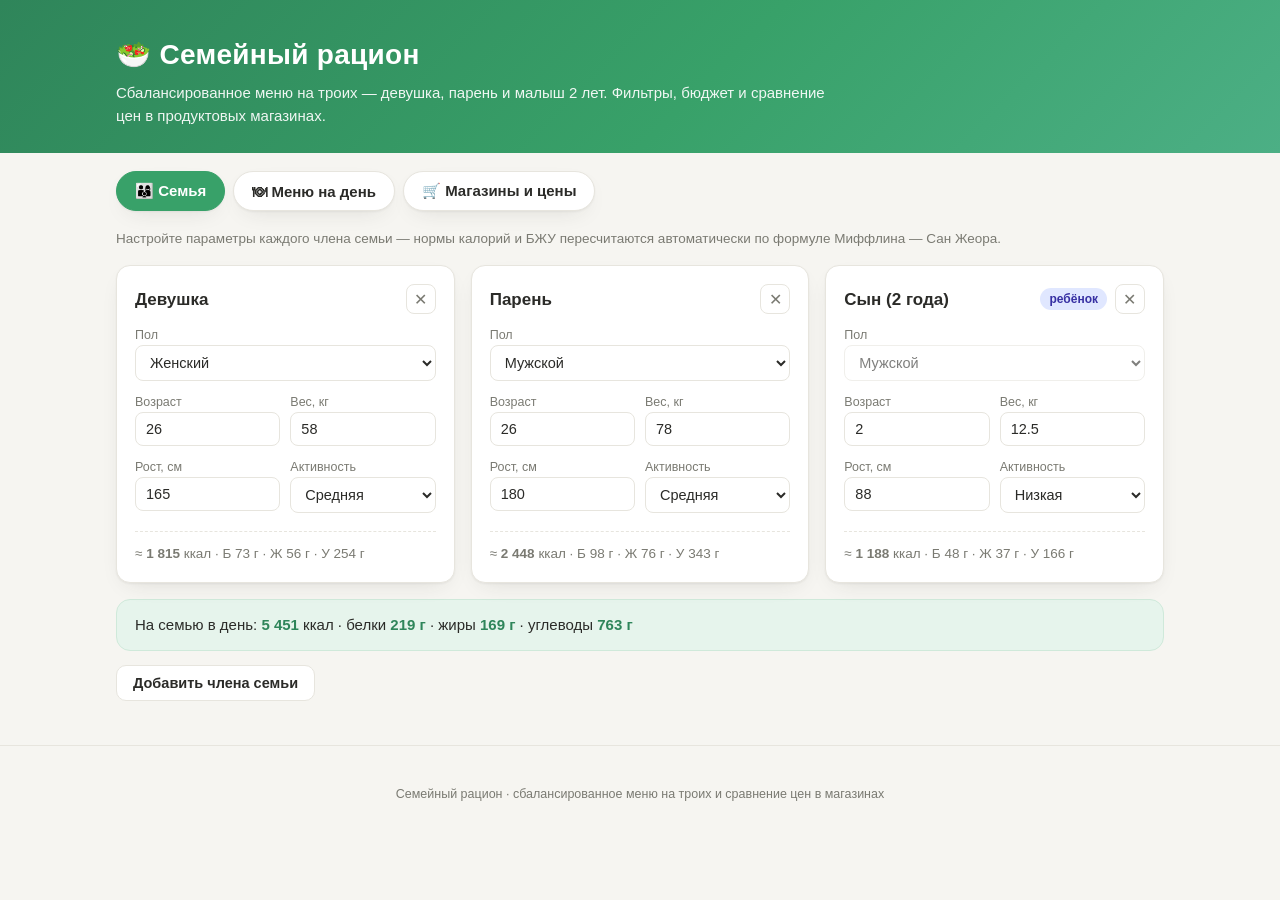
<file: index.html>
<!DOCTYPE html>
<html lang="ru">
<head>
  <meta charset="UTF-8">
  <meta name="viewport" content="width=device-width, initial-scale=1.0">
  <title>Семейный рацион — сбалансированное меню и цены в магазинах</title>
  <meta name="description" content="Составление сбалансированного рациона на семью из трёх человек: фильтры, настройки, сравнение цен и отзывов продуктовых магазинов.">
  <link rel="stylesheet" href="css/style.css">
</head>
<body>
  <header class="site-header">
    <div class="container">
      <h1>🥗 Семейный рацион</h1>
      <p class="tagline">Сбалансированное меню на троих — девушка, парень и малыш 2 лет. Фильтры, бюджет и сравнение цен в продуктовых магазинах.</p>
    </div>
  </header>

  <nav class="tabs container">
    <button class="tab-btn active" data-tab="family">👨‍👩‍👦 Семья</button>
    <button class="tab-btn" data-tab="menu">🍽 Меню на день</button>
    <button class="tab-btn" data-tab="shopping">🛒 Магазины и цены</button>
  </nav>

  <main class="container">
    <!-- СЕМЬЯ -->
    <section id="tab-family" class="tab active">
      <p class="hint">Настройте параметры каждого члена семьи — нормы калорий и БЖУ пересчитаются автоматически по формуле Миффлина — Сан Жеора.</p>
      <div id="family-cards" class="family-grid"></div>
      <div id="family-totals" class="family-totals"></div>
      <div class="family-actions">
        <button id="btn-add-person" class="btn">Добавить члена семьи</button>
      </div>
      <form id="add-person-form" class="add-person-form hidden">
        <h3>Новый член семьи</h3>
        <div class="grid2">
          <label>Кто это (роль)
            <input type="text" id="np-role" placeholder="Например: бабушка" required>
          </label>
          <label>Пол
            <select id="np-sex">
              <option value="f">Женский</option>
              <option value="m">Мужской</option>
            </select>
          </label>
        </div>
        <div class="grid3">
          <label>Возраст
            <input type="number" id="np-age" min="0" max="99" value="30">
          </label>
          <label>Вес, кг
            <input type="number" id="np-weight" min="1" max="300" step="0.5" value="65">
          </label>
          <label>Рост, см
            <input type="number" id="np-height" min="50" max="230" value="170">
          </label>
        </div>
        <div class="grid2">
          <label>Активность
            <select id="np-activity">
              <option value="1.2">Низкая</option>
              <option value="1.375" selected>Средняя</option>
              <option value="1.55">Высокая</option>
              <option value="1.725">Очень высокая</option>
            </select>
          </label>
          <label class="checkbox" style="align-self:end; padding-bottom:10px;">
            <input type="checkbox" id="np-child"> Ребёнок до 3 лет (особый расчёт)
          </label>
        </div>
        <div class="form-actions">
          <button type="submit" class="btn primary">Добавить</button>
          <button type="button" id="btn-cancel-add" class="btn">Отмена</button>
        </div>
      </form>
    </section>

    <!-- МЕНЮ -->
    <section id="tab-menu" class="tab">
      <div class="filters-panel">
        <div class="filter-block">
          <h3>Стиль питания</h3>
          <div id="filter-diet" class="radio-group"></div>
        </div>
        <div class="filter-block">
          <h3>Для ребёнка</h3>
          <div id="filter-kid"></div>
        </div>
        <div class="filter-block">
          <h3>Кухня</h3>
          <div id="filter-cuisine" class="chips"></div>
        </div>
        <div class="filter-block">
          <h3>Исключить (аллергии / непереносимость)</h3>
          <div id="filter-allergens" class="chips"></div>
        </div>
        <div class="filter-block">
          <h3>Магазины для сравнения</h3>
          <div id="filter-stores" class="chips"></div>
        </div>
        <div class="filter-block">
          <h3>Бюджет на неделю</h3>
          <div class="budget-row">
            <input type="range" id="budget-range" min="1000" max="15000" step="100">
            <span id="budget-value" class="budget-value"></span>
          </div>
        </div>
        <div class="generate-row">
          <button id="btn-generate" class="btn primary" title="Пересобрать меню по текущим фильтрам">Сгенерировать меню на день</button>
          <select id="preset-select" class="preset-select" title="Быстрый шаблон рациона">
            <option value="">Шаблон дня…</option>
            <option value="normal">Обычный день</option>
            <option value="vegetarian">Вегетарианский</option>
            <option value="vegan">Веганский</option>
            <option value="kid">Детские блюда</option>
            <option value="gf-lf">Без глютена и лактозы</option>
          </select>
        </div>
      </div>

      <div id="menu-nutrition-summary" class="summary"></div>
      <div id="menu-slots" class="menu-grid"></div>
    </section>

    <!-- МАГАЗИНЫ -->
    <section id="tab-shopping" class="tab">
      <div id="store-summary" class="store-summary"></div>
      <div id="budget-box" class="budget-box"></div>
      <div id="mixed-total" class="mixed-total"></div>
      <div class="shop-actions">
        <button id="btn-choose-cheapest" class="btn">Дешевле всего по каждому продукту</button>
        <button id="btn-copy" class="btn">Копировать список</button>
        <button id="btn-print" class="btn">Печать</button>
      </div>
      <div id="shopping-table"></div>
      <p class="hint">Цены и рейтинги — ориентировочные и редактируются в файле js/data.js. Жёлтым подсвечена минимальная цена на продукт среди выбранных магазинов. Клик по цене или названию магазина откроет каталог этого магазина с поиском продукта — там видна реальная цена вашего региона.</p>
    </section>
  </main>

  <footer>
    <div class="container">
      <p class="copyright">Семейный рацион · сбалансированное меню на троих и сравнение цен в магазинах</p>
    </div>
  </footer>

  <script src="js/data.js"></script>
  <script src="js/nutrition.js"></script>
  <script src="js/menu.js"></script>
  <script src="js/shopping.js"></script>
  <script src="js/app.js"></script>
</body>
</html>
</file>
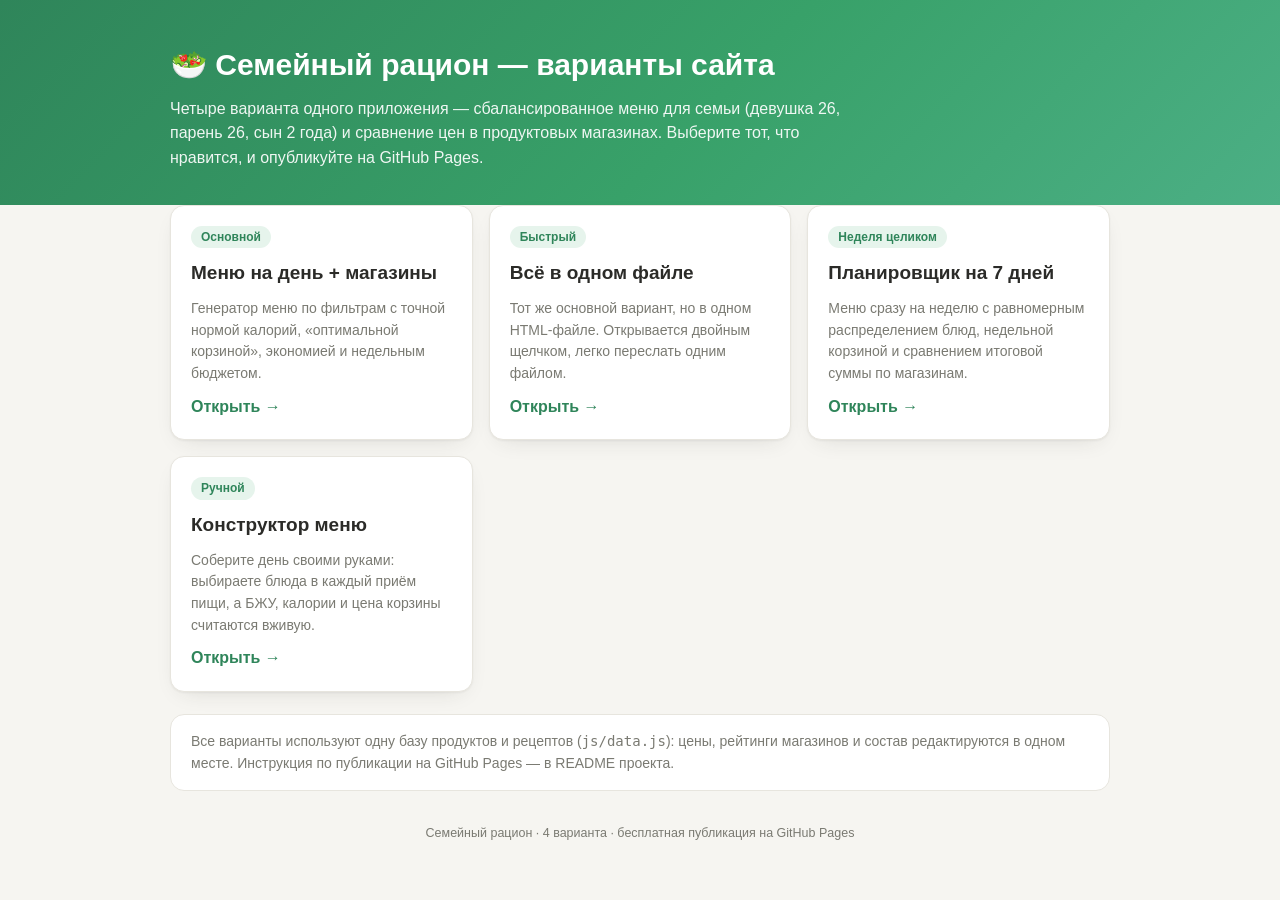
<file: variants/index.html>
<!DOCTYPE html>
<html lang="ru">
<head>
  <meta charset="UTF-8">
  <meta name="viewport" content="width=device-width, initial-scale=1.0">
  <title>Семейный рацион — варианты сайта</title>
  <style>
    * { box-sizing: border-box; }
    body { margin: 0; font-family: -apple-system, BlinkMacSystemFont, "Segoe UI", Roboto, Arial, sans-serif;
      background: #f6f5f1; color: #2b2b28; line-height: 1.55; }
    .container { max-width: 980px; margin: 0 auto; padding: 0 20px; }
    header { background: linear-gradient(135deg, #2f855a 0%, #38a169 55%, #4caf85 100%); color: #fff; padding: 42px 0 34px; }
    header h1 { margin: 0 0 8px; font-size: 30px; }
    header p { margin: 0; opacity: .92; max-width: 700px; }
    main { padding: 26px 0; }
    .grid { display: grid; grid-template-columns: repeat(auto-fit, minmax(280px, 1fr)); gap: 16px; }
    .card { background: #fff; border: 1px solid #e7e5de; border-radius: 14px; padding: 20px;
      box-shadow: 0 1px 2px rgba(43,43,40,.05), 0 8px 24px -12px rgba(43,43,40,.18);
      display: flex; flex-direction: column; gap: 10px; text-decoration: none; color: inherit; transition: .15s; }
    .card:hover { border-color: #38a169; transform: translateY(-2px); }
    .card h2 { margin: 0; font-size: 19px; }
    .card .tag { display: inline-block; font-size: 12px; font-weight: 700; background: #e6f4ec; color: #2f855a;
      border-radius: 999px; padding: 2px 10px; align-self: flex-start; }
    .card p { margin: 0; color: #7a7a72; font-size: 14px; }
    .card .go { margin-top: auto; font-weight: 700; color: #2f855a; }
    .note { margin-top: 22px; background: #fff; border: 1px solid #e7e5de; border-radius: 14px; padding: 16px 20px; font-size: 14px; color: #7a7a72; }
    footer { padding: 20px 0 36px; }
    footer p { text-align: center; color: #7a7a72; font-size: 12.5px; }
  </style>
</head>
<body>
  <header>
    <div class="container">
      <h1>🥗 Семейный рацион — варианты сайта</h1>
      <p>Четыре варианта одного приложения — сбалансированное меню для семьи (девушка 26, парень 26, сын 2 года) и сравнение цен в продуктовых магазинах. Выберите тот, что нравится, и опубликуйте на GitHub Pages.</p>
    </div>
  </header>
  <main class="container">
    <div class="grid">
      <a class="card" href="../index.html">
        <span class="tag">Основной</span>
        <h2>Меню на день + магазины</h2>
        <p>Генератор меню по фильтрам с точной нормой калорий, «оптимальной корзиной», экономией и недельным бюджетом.</p>
        <span class="go">Открыть →</span>
      </a>
      <a class="card" href="v2-single-file/index.html">
        <span class="tag">Быстрый</span>
        <h2>Всё в одном файле</h2>
        <p>Тот же основной вариант, но в одном HTML-файле. Открывается двойным щелчком, легко переслать одним файлом.</p>
        <span class="go">Открыть →</span>
      </a>
      <a class="card" href="v3-weekly/index.html">
        <span class="tag">Неделя целиком</span>
        <h2>Планировщик на 7 дней</h2>
        <p>Меню сразу на неделю с равномерным распределением блюд, недельной корзиной и сравнением итоговой суммы по магазинам.</p>
        <span class="go">Открыть →</span>
      </a>
      <a class="card" href="v4-constructor/index.html">
        <span class="tag">Ручной</span>
        <h2>Конструктор меню</h2>
        <p>Соберите день своими руками: выбираете блюда в каждый приём пищи, а БЖУ, калории и цена корзины считаются вживую.</p>
        <span class="go">Открыть →</span>
      </a>
    </div>
    <div class="note">
      Все варианты используют одну базу продуктов и рецептов (<code>js/data.js</code>): цены, рейтинги магазинов и состав редактируются в одном месте. Инструкция по публикации на GitHub Pages — в README проекта.
    </div>
  </main>
  <footer>
    <p>Семейный рацион · 4 варианта · бесплатная публикация на GitHub Pages</p>
  </footer>
</body>
</html>
</file>
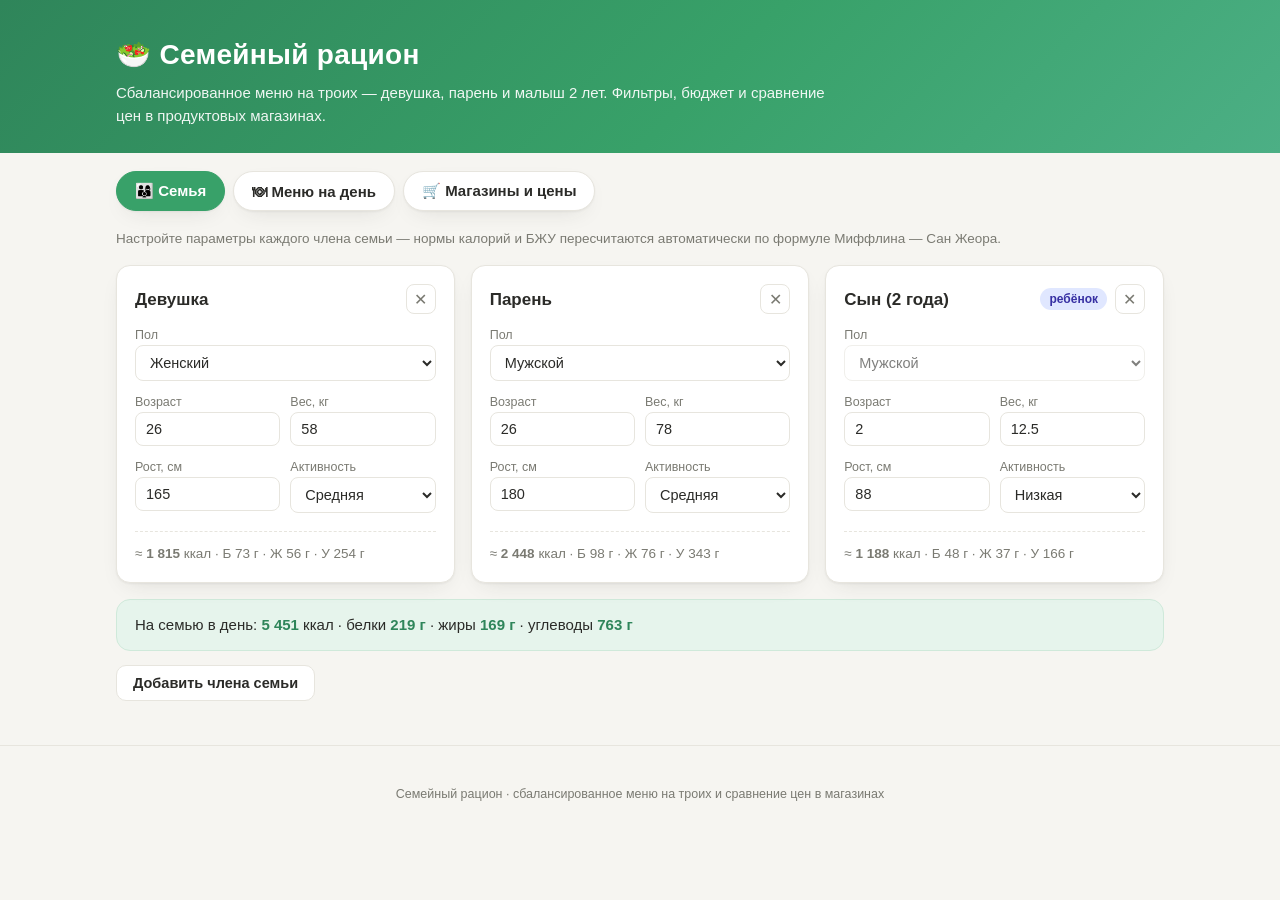
<file: variants/v2-single-file/index.html>
<!DOCTYPE html>
<html lang="ru">
<head>
  <meta charset="UTF-8">
  <meta name="viewport" content="width=device-width, initial-scale=1.0">
  <title>Семейный рацион — сбалансированное меню и цены в магазинах</title>
  <meta name="description" content="Составление сбалансированного рациона на семью из трёх человек: фильтры, настройки, сравнение цен и отзывов продуктовых магазинов.">
  <style>
/* ============================================================
   СЕМЕЙНЫЙ РАЦИОН — стили
   ============================================================ */

:root {
  --bg: #f6f5f1;
  --card: #ffffff;
  --ink: #2b2b28;
  --muted: #7a7a72;
  --line: #e7e5de;
  --accent: #38a169;
  --accent-dark: #2f855a;
  --accent-soft: #e6f4ec;
  --warn: #d97706;
  --warn-soft: #fdf1e0;
  --danger: #dc2626;
  --radius: 14px;
  --shadow: 0 1px 2px rgba(43,43,40,.05), 0 8px 24px -12px rgba(43,43,40,.18);
}

* { box-sizing: border-box; }
html { scroll-behavior: smooth; }
body {
  margin: 0;
  font-family: -apple-system, BlinkMacSystemFont, "Segoe UI", Roboto, "Helvetica Neue", Arial, sans-serif;
  background: var(--bg);
  color: var(--ink);
  line-height: 1.5;
}

.container { max-width: 1080px; margin: 0 auto; padding: 0 16px; }

/* ---------- header ---------- */
.site-header {
  background: linear-gradient(135deg, #2f855a 0%, #38a169 55%, #4caf85 100%);
  color: #fff;
  padding: 34px 0 26px;
}
.site-header h1 { margin: 0 0 6px; font-size: 28px; letter-spacing: .3px; }
.tagline { margin: 0; opacity: .92; font-size: 15px; max-width: 720px; }

/* ---------- tabs ---------- */
.tabs { display: flex; gap: 8px; margin: 18px auto; flex-wrap: wrap; }
.tab-btn {
  border: 0; cursor: pointer;
  background: var(--card);
  border: 1px solid var(--line);
  color: var(--ink);
  padding: 10px 18px; border-radius: 999px;
  font-size: 15px; font-weight: 600;
  box-shadow: var(--shadow);
  transition: .15s;
}
.tab-btn:hover { border-color: var(--accent); }
.tab-btn.active { background: var(--accent); border-color: var(--accent); color: #fff; }

.tab { display: none; animation: fade .25s ease; }
.tab.active { display: block; }
@keyframes fade { from { opacity: 0; transform: translateY(4px); } to { opacity: 1; transform: none; } }

.hint { color: var(--muted); font-size: 13.5px; margin: 8px 0 16px; }

/* ---------- family ---------- */
.family-grid { display: grid; grid-template-columns: repeat(auto-fit, minmax(280px, 1fr)); gap: 16px; }
.person-card {
  background: var(--card); border-radius: var(--radius);
  padding: 18px; box-shadow: var(--shadow); border: 1px solid var(--line);
}
.person-head { display: flex; align-items: center; justify-content: space-between; margin-bottom: 12px; }
.person-head strong { font-size: 17px; }
.badge {
  font-size: 12px; font-weight: 700; padding: 2px 9px; border-radius: 999px; white-space: nowrap;
}
.badge.kid { background: #e0e7ff; color: #3730a3; }
.badge.good { background: var(--accent-soft); color: var(--accent-dark); }
.badge.review { background: #fef3c7; color: #92610a; }
.badge.warn { background: #fee2e2; color: #b91c1c; }

.person-card label { display: block; font-size: 12.5px; color: var(--muted); margin: 8px 0 4px; }
.person-card input[type="number"],
.person-card select {
  width: 100%; padding: 8px 10px; border: 1px solid var(--line); border-radius: 8px;
  font-size: 14.5px; background: #fff; color: var(--ink);
}
.person-card select:disabled { opacity: .6; }
.grid2 { display: grid; grid-template-columns: 1fr 1fr; gap: 10px; }
.person-target { margin-top: 14px; padding-top: 12px; border-top: 1px dashed var(--line); font-size: 13.5px; color: var(--muted); }

.family-totals {
  margin-top: 16px; background: var(--accent-soft); border: 1px solid #cfe9da;
  border-radius: var(--radius); padding: 14px 18px; font-size: 15px;
}
.family-totals b { color: var(--accent-dark); }

/* ---------- filters ---------- */
.filters-panel {
  background: var(--card); border: 1px solid var(--line); border-radius: var(--radius);
  padding: 18px; box-shadow: var(--shadow); margin-bottom: 18px;
}
.filter-block { margin-bottom: 16px; }
.filter-block h3 { margin: 0 0 8px; font-size: 14px; color: var(--muted); font-weight: 600; text-transform: uppercase; letter-spacing: .4px; }

.radio-group { display: flex; flex-wrap: wrap; gap: 10px; }
.chips { display: flex; flex-wrap: wrap; gap: 8px; }
.radio, .checkbox {
  display: inline-flex; align-items: center; gap: 6px;
  font-size: 14px; cursor: pointer; user-select: none;
}
.chips input { accent-color: var(--accent); }
.radio input { accent-color: var(--accent); width: 16px; height: 16px; }

.budget-row { display: flex; align-items: center; gap: 14px; }
#budget-range { flex: 1; accent-color: var(--accent); }
.budget-value { font-weight: 700; white-space: nowrap; min-width: 70px; text-align: right; }

.btn {
  border: 1px solid var(--line); background: #fff; color: var(--ink); cursor: pointer;
  padding: 9px 16px; border-radius: 10px; font-size: 14.5px; font-weight: 600;
  transition: .15s;
}
.btn:hover { border-color: var(--accent); color: var(--accent-dark); }
.btn.primary { background: var(--accent); border-color: var(--accent); color: #fff; }
.btn.primary:hover { background: var(--accent-dark); color: #fff; }
.btn.big { width: 100%; padding: 13px; font-size: 15.5px; }

/* ---------- menu summary ---------- */
.summary {
  background: var(--card); border: 1px solid var(--line); border-radius: var(--radius);
  padding: 16px 18px; box-shadow: var(--shadow); margin-bottom: 16px;
}
.summary-grid { display: grid; grid-template-columns: repeat(auto-fit, minmax(200px, 1fr)); gap: 16px; }
.sum-item { font-size: 13.5px; color: var(--muted); }
.sum-num { font-size: 17px; font-weight: 700; color: var(--ink); margin-bottom: 6px; }
.sum-num .unit { font-size: 12.5px; color: var(--muted); font-weight: 500; }
.bar { height: 8px; border-radius: 99px; background: #ecebe4; overflow: hidden; margin-bottom: 6px; }
.bar-fill { height: 100%; border-radius: 99px; background: linear-gradient(90deg, var(--accent), #58c98f); }
.sum-cap { font-size: 12px; }
.balance-line { margin-top: 12px; font-size: 13.5px; color: var(--accent-dark); font-weight: 600; }

/* ---------- meals ---------- */
.menu-grid { display: grid; grid-template-columns: repeat(auto-fit, minmax(300px, 1fr)); gap: 14px; }
.meal-card {
  background: var(--card); border: 1px solid var(--line); border-radius: var(--radius);
  padding: 16px; box-shadow: var(--shadow); display: flex; flex-direction: column; gap: 8px;
}
.meal-head { display: flex; align-items: center; justify-content: space-between; }
.meal-head strong { font-size: 15px; color: var(--muted); text-transform: uppercase; letter-spacing: .4px; }
.icon-btn {
  border: 1px solid var(--line); background: #fff; border-radius: 8px; cursor: pointer;
  width: 30px; height: 30px; font-size: 16px; color: var(--muted); transition: .15s;
}
.icon-btn:hover { color: var(--accent-dark); border-color: var(--accent); transform: rotate(90deg); }
.meal-name { font-size: 17px; font-weight: 700; line-height: 1.3; }
.meal-meta { font-size: 13px; color: var(--muted); }
.tag { background: var(--accent-soft); color: var(--accent-dark); border-radius: 6px; padding: 1px 7px; font-size: 12px; margin-left: 4px; }
.meal-nutrients { display: flex; gap: 12px; font-size: 13px; color: var(--muted); flex-wrap: wrap; }
.meal-nutrients b { color: var(--ink); }
.meal-scale { font-size: 12px; color: var(--muted); border-top: 1px dashed var(--line); padding-top: 6px; }
.meal-empty { color: var(--danger); font-size: 14px; }

/* ---------- stores ---------- */
.store-summary { display: grid; grid-template-columns: repeat(auto-fit, minmax(150px, 1fr)); gap: 12px; margin-bottom: 14px; }
.store-card {
  background: var(--card); border: 1px solid var(--line); border-radius: var(--radius);
  padding: 14px; box-shadow: var(--shadow); text-align: center;
}
.store-name { font-weight: 700; font-size: 15px; margin-bottom: 6px; }
.store-name::before {
  content: ''; display: inline-block; width: 9px; height: 9px; border-radius: 50%;
  background: var(--sc, #999); margin-right: 6px; vertical-align: 1px;
}
.store-cost { font-size: 21px; font-weight: 800; }
.store-sub { font-size: 12.5px; color: var(--muted); margin: 4px 0 8px; }
.store-badges { display: flex; flex-direction: column; gap: 4px; align-items: center; }

.budget-box { background: var(--card); border: 1px solid var(--line); border-radius: var(--radius); padding: 13px 16px; margin-bottom: 12px; font-size: 14.5px; }
.warn-text { color: var(--danger); font-weight: 600; }
.ok-text { color: var(--accent-dark); font-weight: 600; }
.mixed-total { background: var(--accent-soft); border: 1px solid #cfe9da; border-radius: var(--radius); padding: 13px 16px; margin-bottom: 14px; font-size: 14.5px; }
.mixed-total .detail { color: var(--muted); font-size: 13px; }

.shop-actions { display: flex; gap: 10px; flex-wrap: wrap; margin: 14px 0; }

/* ---------- shopping table ---------- */
.shop-table {
  width: 100%; border-collapse: collapse; background: var(--card);
  border: 1px solid var(--line); border-radius: var(--radius); overflow: hidden;
  box-shadow: var(--shadow); font-size: 13.5px;
}
.shop-table th, .shop-table td { padding: 9px 12px; text-align: left; border-bottom: 1px solid var(--line); }
.shop-table th {
  background: #faf9f6; font-size: 12.5px; color: var(--muted); font-weight: 600;
  position: sticky; top: 0;
}
.shop-table th::before {
  content: ''; display: inline-block; width: 8px; height: 8px; border-radius: 50%;
  background: var(--sc, #999); margin-right: 5px;
}
.th-sub { display: block; font-weight: 500; font-size: 11px; color: #9a9a91; }
.shop-table tr:last-child td { border-bottom: 0; }
.cat-row td { background: #f4f3ee; font-weight: 700; font-size: 12px; text-transform: uppercase; letter-spacing: .5px; color: #6b6b63; }
.amount { white-space: nowrap; color: var(--muted); }
.min-price { background: #fffbe8; font-weight: 700; }
.na { color: #c9c9c0; }
.col-pick select {
  padding: 6px 8px; border: 1px solid var(--line); border-radius: 8px; font-size: 13px; background: #fff;
}

/* ---------- footer ---------- */
footer { margin-top: 44px; border-top: 1px solid var(--line); padding: 26px 0 40px; }
.copyright { color: var(--muted); font-size: 12.5px; text-align: center; }

/* ---------- print ---------- */
@media print {
  body { background: #fff; }
  .site-header, .tabs, .filters-panel, .shop-actions, .tab-btn { display: none; }
  .tab { display: block !important; }
  .tab:not(#tab-shopping) { display: none !important; }
  .card, .summary, .budget-box, .mixed-total, .shop-table { box-shadow: none; border-color: #ccc; }
  .shop-table th { position: static; }
}

/* ---------- small screens ---------- */
@media (max-width: 640px) {
  .family-grid, .menu-grid { grid-template-columns: 1fr; }
  .shop-table { font-size: 12.5px; }
  .shop-table th, .shop-table td { padding: 7px 8px; }
  .site-header h1 { font-size: 23px; }
}
/* ---------- add/remove family members ---------- */
.head-right { display: inline-flex; align-items: center; gap: 8px; margin-left: auto; }
.family-actions { margin-top: 14px; }
.add-person-form {
  margin-top: 14px; background: var(--card); border: 1px solid var(--line); border-radius: var(--radius);
  padding: 18px; box-shadow: var(--shadow);
}
.add-person-form h3 { margin: 0 0 12px; font-size: 16px; }
.grid3 { display: grid; grid-template-columns: repeat(3, 1fr); gap: 10px; }
.form-actions { display: flex; gap: 10px; margin-top: 14px; }
.hidden { display: none !important; }

/* ---------- generate row & presets ---------- */
.generate-row { display: flex; gap: 10px; flex-wrap: wrap; align-items: center; }
.preset-select {
  padding: 9px 12px; border: 1px solid var(--line); border-radius: 10px; font-size: 14.5px;
  background: #fff; cursor: pointer; font-weight: 600;
}

/* ---------- кнопка «Блюда ▾» с выпадающим меню (рядом с ⟳) ---------- */
.meal-head { display: flex; align-items: center; gap: 6px; }
.meal-head-actions { display: inline-flex; align-items: center; gap: 6px; margin-left: auto; }
.pick-wrap { position: relative; }
.pick-btn {
  appearance: none; -webkit-appearance: none; white-space: nowrap;
  padding: 5px 10px; border: 1px solid var(--line); border-radius: 8px;
  font-size: 12.5px; font-weight: 600; background: #fff; color: var(--muted); cursor: pointer;
  transition: .15s;
}
.pick-btn:hover, .pick-btn.open { border-color: var(--accent); color: var(--accent-dark); }
.pick-menu {
  display: none; position: absolute; right: 0; top: calc(100% + 6px); z-index: 30;
  min-width: 240px; max-width: 300px; max-height: 300px; overflow-y: auto;
  background: #fff; border: 1px solid var(--line); border-radius: 10px;
  box-shadow: 0 8px 24px rgba(0,0,0,.12); padding: 6px;
}
.pick-menu.open { display: block; }
.pick-item {
  display: block; width: 100%; text-align: left; background: none; border: 0;
  padding: 7px 10px; border-radius: 7px; cursor: pointer;
  font-size: 13.5px; color: var(--ink); line-height: 1.3;
}
.pick-item:hover { background: var(--bg); }
.pick-item.active { background: var(--bg); color: var(--accent-dark); font-weight: 600; }
.pick-empty { padding: 8px 10px; font-size: 13px; color: var(--muted); }

/* ---------- ссылки на магазины в таблице цен ---------- */
.price-link { color: inherit; text-decoration: none; }
.price-link:hover { text-decoration: underline; color: var(--accent); }
.store-card .store-name a { color: inherit; text-decoration: none; }
.store-card .store-name a:hover { text-decoration: underline; }
.shop-table th a { color: inherit; text-decoration: none; }
.shop-table th a:hover { text-decoration: underline; }

@media (max-width: 640px) {
  .grid3 { grid-template-columns: 1fr; }
}

</style>
</head>
<body>
  <header class="site-header">
    <div class="container">
      <h1>🥗 Семейный рацион</h1>
      <p class="tagline">Сбалансированное меню на троих — девушка, парень и малыш 2 лет. Фильтры, бюджет и сравнение цен в продуктовых магазинах.</p>
    </div>
  </header>

  <nav class="tabs container">
    <button class="tab-btn active" data-tab="family">👨‍👩‍👦 Семья</button>
    <button class="tab-btn" data-tab="menu">🍽 Меню на день</button>
    <button class="tab-btn" data-tab="shopping">🛒 Магазины и цены</button>
  </nav>

  <main class="container">
    <!-- СЕМЬЯ -->
    <section id="tab-family" class="tab active">
      <p class="hint">Настройте параметры каждого члена семьи — нормы калорий и БЖУ пересчитаются автоматически по формуле Миффлина — Сан Жеора.</p>
      <div id="family-cards" class="family-grid"></div>
      <div id="family-totals" class="family-totals"></div>
      <div class="family-actions">
        <button id="btn-add-person" class="btn">Добавить члена семьи</button>
      </div>
      <form id="add-person-form" class="add-person-form hidden">
        <h3>Новый член семьи</h3>
        <div class="grid2">
          <label>Кто это (роль)
            <input type="text" id="np-role" placeholder="Например: бабушка" required>
          </label>
          <label>Пол
            <select id="np-sex">
              <option value="f">Женский</option>
              <option value="m">Мужской</option>
            </select>
          </label>
        </div>
        <div class="grid3">
          <label>Возраст
            <input type="number" id="np-age" min="0" max="99" value="30">
          </label>
          <label>Вес, кг
            <input type="number" id="np-weight" min="1" max="300" step="0.5" value="65">
          </label>
          <label>Рост, см
            <input type="number" id="np-height" min="50" max="230" value="170">
          </label>
        </div>
        <div class="grid2">
          <label>Активность
            <select id="np-activity">
              <option value="1.2">Низкая</option>
              <option value="1.375" selected>Средняя</option>
              <option value="1.55">Высокая</option>
              <option value="1.725">Очень высокая</option>
            </select>
          </label>
          <label class="checkbox" style="align-self:end; padding-bottom:10px;">
            <input type="checkbox" id="np-child"> Ребёнок до 3 лет (особый расчёт)
          </label>
        </div>
        <div class="form-actions">
          <button type="submit" class="btn primary">Добавить</button>
          <button type="button" id="btn-cancel-add" class="btn">Отмена</button>
        </div>
      </form>
    </section>

    <!-- МЕНЮ -->
    <section id="tab-menu" class="tab">
      <div class="filters-panel">
        <div class="filter-block">
          <h3>Стиль питания</h3>
          <div id="filter-diet" class="radio-group"></div>
        </div>
        <div class="filter-block">
          <h3>Для ребёнка</h3>
          <div id="filter-kid"></div>
        </div>
        <div class="filter-block">
          <h3>Кухня</h3>
          <div id="filter-cuisine" class="chips"></div>
        </div>
        <div class="filter-block">
          <h3>Исключить (аллергии / непереносимость)</h3>
          <div id="filter-allergens" class="chips"></div>
        </div>
        <div class="filter-block">
          <h3>Магазины для сравнения</h3>
          <div id="filter-stores" class="chips"></div>
        </div>
        <div class="filter-block">
          <h3>Бюджет на неделю</h3>
          <div class="budget-row">
            <input type="range" id="budget-range" min="1000" max="15000" step="100">
            <span id="budget-value" class="budget-value"></span>
          </div>
        </div>
        <div class="generate-row">
          <button id="btn-generate" class="btn primary" title="Пересобрать меню по текущим фильтрам">Сгенерировать меню на день</button>
          <select id="preset-select" class="preset-select" title="Быстрый шаблон рациона">
            <option value="">Шаблон дня…</option>
            <option value="normal">Обычный день</option>
            <option value="vegetarian">Вегетарианский</option>
            <option value="vegan">Веганский</option>
            <option value="kid">Детские блюда</option>
            <option value="gf-lf">Без глютена и лактозы</option>
          </select>
        </div>
      </div>

      <div id="menu-nutrition-summary" class="summary"></div>
      <div id="menu-slots" class="menu-grid"></div>
    </section>

    <!-- МАГАЗИНЫ -->
    <section id="tab-shopping" class="tab">
      <div id="store-summary" class="store-summary"></div>
      <div id="budget-box" class="budget-box"></div>
      <div id="mixed-total" class="mixed-total"></div>
      <div class="shop-actions">
        <button id="btn-choose-cheapest" class="btn">Дешевле всего по каждому продукту</button>
        <button id="btn-copy" class="btn">Копировать список</button>
        <button id="btn-print" class="btn">Печать</button>
      </div>
      <div id="shopping-table"></div>
      <p class="hint">Цены и рейтинги — ориентировочные и редактируются в файле js/data.js. Жёлтым подсвечена минимальная цена на продукт среди выбранных магазинов. Клик по цене или названию магазина откроет каталог этого магазина с поиском продукта — там видна реальная цена вашего региона.</p>
    </section>
  </main>

  <footer>
    <div class="container">
      <p class="copyright">Семейный рацион · сбалансированное меню на троих и сравнение цен в магазинах</p>
    </div>
  </footer>

  <script>
/* ============================================================
   БАЗА ДАННЫХ
   Магазины, продукты, рецепты
   Цены и отзывы — ориентировочные, легко редактируются.
   ============================================================ */

const STORES = [
  { id: 'pyat',   name: 'Пятёрочка',     color: '#e63329', rating: 3.9, url: 'https://perekrestok.ru/vprok',
    search: 'https://perekrestok.ru/vprok/catalog/search?text={q}' },
  { id: 'magnit', name: 'Магнит',        color: '#dc1f26', rating: 3.7, url: 'https://www.magnit.ru/',
    search: 'https://www.magnit.ru/catalog/?q={q}' },
  { id: 'vv',     name: 'ВкусВилл',      color: '#00a650', rating: 4.7, url: 'https://vkusvill.ru/',
    search: 'https://vkusvill.ru/goods/?q={q}' },
  { id: 'lenta',  name: 'Лента',         color: '#005ca9', rating: 4.1, url: 'https://lenta.com/',
    search: 'https://lenta.com/search?query={q}' },
  { id: 'ozon',   name: 'Ozon',          color: '#3b82f6', rating: 4.3, url: 'https://www.ozon.ru/',
    search: 'https://www.ozon.ru/search/?text={q}' },
  { id: 'lavka',  name: 'Яндекс Лавка',  color: '#fc3f1d', rating: 4.5, url: 'https://lavka.yandex.ru/',
    search: 'https://lavka.yandex.ru/?text={q}' },
];

/* Ссылка на товар в конкретном магазине (поиск по названию продукта).
   Шаблоны поиска правятся выше в STORES — под свой регион/доставку. */
function storeSearchUrl(storeId, productName) {
  const store = STORES.find((s) => s.id === storeId);
  if (!store) return '#';
  const tpl = store.search || store.url;
  return tpl.replace('{q}', encodeURIComponent(productName));
}

/* Множитель цены по магазину для «обычных» продуктов.
   Отдельные продукты могут иметь свою цену в поле multOverride. */
const DEFAULT_PRICE_MULT = {
  pyat: 0.97, magnit: 0.98, vv: 1.25, lenta: 1.0, ozon: 0.95, lavka: 1.35,
};

const CATEGORIES = [
  'Овощи и фрукты',
  'Мясо и рыба',
  'Молочные продукты',
  'Крупы и бакалея',
  'Орехи и перекусы',
];

/* Ценовые профили магазинов по категориям:
   у каждой сети свои «сильные» категории, поэтому выгоднее покупать
   разные продукты в разных магазинах (смешанная корзина). */
const CATEGORY_PRICE_MULT = {
  'Овощи и фрукты':    { pyat: 0.87, magnit: 0.92, vv: 1.18, lenta: 1.0,  ozon: 1.08, lavka: 1.42 },
  'Мясо и рыба':       { pyat: 0.90, magnit: 0.95, vv: 1.32, lenta: 0.90, ozon: 1.02, lavka: 1.38 },
  'Молочные продукты': { pyat: 0.96, magnit: 0.90, vv: 1.08, lenta: 0.98, ozon: 1.06, lavka: 1.30 },
  'Крупы и бакалея':   { pyat: 0.98, magnit: 1.00, vv: 1.30, lenta: 1.00, ozon: 0.86, lavka: 1.25 },
  'Орехи и перекусы':  { pyat: 1.00, magnit: 1.05, vv: 1.25, lenta: 1.05, ozon: 0.88, lavka: 1.30 },
};

/* Продукты.
   id   – короткий идентификатор
   name – название
   cat  – категория
   unit – 'кг' или 'шт'
   base – базовая цена за кг (или за штуку)
   p/f/c/kcal – БЖУ на 100 г
   veg  – подходит вегетарианцам (без мяса/рыбы)
   vegan– подходит веганам
   alerg– аллергены
   notAt– магазины, где продукта нет (null если есть везде)
   mult – индивидуальная цена по магазинам (опционально)
   rate – индивидуальная оценка отзывов по магазинам (опционально)
*/
const PRODUCTS = [
  // ---------- Овощи и фрукты ----------
  { id:'potato', name:'Картофель', cat:'Овощи и фрукты', unit:'кг', base:45,  p:1.9,  f:0.1,  c:17,    kcal:77, veg:true, vegan:true },
  { id:'carrot', name:'Морковь',   cat:'Овощи и фрукты', unit:'кг', base:38,  p:0.9,  f:0.2,  c:9.6,   kcal:41, veg:true, vegan:true },
  { id:'onion',  name:'Лук репчатый', cat:'Овощи и фрукты', unit:'кг', base:32, p:1.1, f:0.2, c:8.5,  kcal:40, veg:true, vegan:true },
  { id:'tomato', name:'Помидоры',  cat:'Овощи и фрукты', unit:'кг', base:120, p:0.9, f:0.2, c:4.0,   kcal:20, veg:true, vegan:true },
  { id:'cucum',  name:'Огурцы',    cat:'Овощи и фрукты', unit:'кг', base:95,  p:0.8, f:0.1, c:2.8,   kcal:15, veg:true, vegan:true },
  { id:'cabbage',name:'Капуста белокочанная', cat:'Овощи и фрукты', unit:'кг', base:30, p:1.8, f:0.1, c:5.4, kcal:27, veg:true, vegan:true },
  { id:'broccoli',name:'Брокколи', cat:'Овощи и фрукты', unit:'кг', base:180, p:2.8, f:0.4, c:6.6,  kcal:34, veg:true, vegan:true, mult:{pyat:null,magnit:null} },
  { id:'beet',   name:'Свёкла',    cat:'Овощи и фрукты', unit:'кг', base:42,  p:1.6, f:0.2, c:9.6,   kcal:43, veg:true, vegan:true },
  { id:'pepper', name:'Болгарский перец', cat:'Овощи и фрукты', unit:'кг', base:140, p:1.0, f:0.3, c:6.3, kcal:26, veg:true, vegan:true },
  { id:'zucchini',name:'Кабачок',  cat:'Овощи и фрукты', unit:'кг', base:70,  p:0.6, f:0.3, c:5.7,   kcal:24, veg:true, vegan:true },
  { id:'eggplant',name:'Баклажан', cat:'Овощи и фрукты', unit:'кг', base:110, p:1.0, f:0.1, c:4.5,   kcal:24, veg:true, vegan:true },
  { id:'pumpkin',name:'Тыква',     cat:'Овощи и фрукты', unit:'кг', base:60,  p:1.0, f:0.1, c:4.4,   kcal:22, veg:true, vegan:true },
  { id:'garlic', name:'Чеснок',    cat:'Овощи и фрукты', unit:'кг', base:160, p:6.4, f:0.5, c:33.1,  kcal:149, veg:true, vegan:true },
  { id:'greens', name:'Зелень (укроп/петрушка)', cat:'Овощи и фрукты', unit:'кг', base:250, p:3.0, f:0.6, c:7.0, kcal:36, veg:true, vegan:true },
  { id:'apple',  name:'Яблоки',    cat:'Овощи и фрукты', unit:'кг', base:85,  p:0.3, f:0.2, c:11.8,  kcal:52, veg:true, vegan:true },
  { id:'banana', name:'Бананы',    cat:'Овощи и фрукты', unit:'кг', base:90,  p:1.1, f:0.3, c:22.8,  kcal:89, veg:true, vegan:true },
  { id:'orange', name:'Апельсины', cat:'Овощи и фрукты', unit:'кг', base:100, p:0.9, f:0.1, c:11.8,  kcal:47, veg:true, vegan:true },
  { id:'pear',   name:'Груши',     cat:'Овощи и фрукты', unit:'кг', base:110, p:0.3, f:0.2, c:12.7,  kcal:52, veg:true, vegan:true },
  { id:'spinach',name:'Шпинат/листовой салат', cat:'Овощи и фрукты', unit:'кг', base:300, p:2.9, f:0.4, c:3.6, kcal:23, veg:true, vegan:true, mult:{pyat:null,magnit:null,ozon:null} },
  { id:'avocado',name:'Авокадо',   cat:'Овощи и фрукты', unit:'кг', base:320, p:2.0, f:15.0, c:9.0,  kcal:160, veg:true, vegan:true, notAt:['pyat','magnit'] },

  // ---------- Мясо и рыба ----------
  { id:'chicken',name:'Куриное филе', cat:'Мясо и рыба', unit:'кг', base:280, p:23, f:1.2, c:0,   kcal:110, notAt:[] },
  { id:'thighs', name:'Куриные бёдра', cat:'Мясо и рыба', unit:'кг', base:220, p:18, f:13, c:0,   kcal:190, notAt:[] },
  { id:'mince',  name:'Говяжий фарш', cat:'Мясо и рыба', unit:'кг', base:420, p:18, f:20, c:0,   kcal:254, notAt:[] },
  { id:'beef',   name:'Говядина',   cat:'Мясо и рыба', unit:'кг', base:520, p:19.7, f:12.4, c:0, kcal:187, notAt:[] },
  { id:'egg',    name:'Яйца',       cat:'Мясо и рыба', unit:'шт', base:9,   p:12.6, f:10.6, c:1.2, kcal:155, veg:true, alerg:['яйца'] },
  { id:'salmon', name:'Лосось (филе)', cat:'Мясо и рыба', unit:'кг', base:950, p:19.8, f:6.3, c:0, kcal:142, alerg:['рыба'], notAt:['pyat','magnit'] },
  { id:'cod',    name:'Треска',     cat:'Мясо и рыба', unit:'кг', base:450, p:17.7, f:0.5, c:0,   kcal:82, alerg:['рыба'], notAt:['pyat'] },
  { id:'shrimp', name:'Креветки',   cat:'Мясо и рыба', unit:'кг', base:900, p:18, f:0.8, c:0,     kcal:85, alerg:['морепродукты'], mult:{pyat:null,magnit:null} },

  // ---------- Молочные продукты ----------
  { id:'milk',   name:'Молоко 2,5%', cat:'Молочные продукты', unit:'кг', base:75, p:3.0, f:2.5, c:4.7, kcal:52, veg:true, alerg:['лактоза','молочное'] },
  { id:'milkLF', name:'Молоко безлактозное', cat:'Молочные продукты', unit:'кг', base:120, p:3.0, f:1.5, c:4.9, kcal:47, veg:true, notAt:['pyat','magnit','lenta'] },
  { id:'tvorog', name:'Творог 5%',  cat:'Молочные продукты', unit:'кг', base:260, p:17.2, f:5.0, c:1.8, kcal:121, veg:true, alerg:['лактоза','молочное'] },
  { id:'yogurt', name:'Йогурт натуральный', cat:'Молочные продукты', unit:'кг', base:150, p:3.2, f:2.5, c:4.5, kcal:60, veg:true, alerg:['лактоза','молочное'] },
  { id:'kefir',  name:'Кефир 2,5%', cat:'Молочные продукты', unit:'кг', base:75, p:3.0, f:2.5, c:4.0, kcal:53, veg:true, alerg:['лактоза','молочное'] },
  { id:'smetana',name:'Сметана 15%', cat:'Молочные продукты', unit:'кг', base:130, p:2.6, f:15.0, c:3.6, kcal:162, veg:true, alerg:['лактоза','молочное'] },
  { id:'cream',  name:'Сливки 10%', cat:'Молочные продукты', unit:'кг', base:140, p:3.0, f:10.0, c:4.0, kcal:118, veg:true, alerg:['лактоза','молочное'] },
  { id:'cheese', name:'Сыр Российский', cat:'Молочные продукты', unit:'кг', base:520, p:24.1, f:29.5, c:0.3, kcal:364, veg:true, alerg:['лактоза','молочное'] },
  { id:'butter', name:'Масло сливочное', cat:'Молочные продукты', unit:'кг', base:620, p:0.5, f:82.5, c:0.8, kcal:748, veg:true, alerg:['лактоза','молочное'] },

  // ---------- Крупы и бакалея ----------
  { id:'rice',   name:'Рис',        cat:'Крупы и бакалея', unit:'кг', base:95, p:6.7, f:0.7, c:78.9, kcal:344, veg:true, vegan:true },
  { id:'buckwheat',name:'Гречка',   cat:'Крупы и бакалея', unit:'кг', base:100, p:12.6, f:3.3, c:62.1, kcal:313, veg:true, vegan:true },
  { id:'oats',   name:'Овсяные хлопья', cat:'Крупы и бакалея', unit:'кг', base:110, p:12.3, f:6.1, c:59.5, kcal:342, veg:true, vegan:true, alerg:['глютен'] },
  { id:'pasta',  name:'Макароны',   cat:'Крупы и бакалея', unit:'кг', base:90, p:10.4, f:1.1, c:71.5, kcal:350, veg:true, vegan:true, alerg:['глютен'] },
  { id:'flour',  name:'Мука пшеничная', cat:'Крупы и бакалея', unit:'кг', base:70, p:10.8, f:1.1, c:69.9, kcal:331, veg:true, vegan:true, alerg:['глютен'] },
  { id:'bread',  name:'Хлеб',       cat:'Крупы и бакалея', unit:'кг', base:70, p:6.8, f:1.3, c:40.7, kcal:201, veg:true, vegan:true, alerg:['глютен'] },
  { id:'lentil', name:'Чечевица',   cat:'Крупы и бакалея', unit:'кг', base:120, p:24, f:1.5, c:46.3, kcal:295, veg:true, vegan:true, notAt:['pyat','magnit'] },
  { id:'beans',  name:'Фасоль красная', cat:'Крупы и бакалея', unit:'кг', base:130, p:21, f:1.1, c:64, kcal:337, veg:true, vegan:true },
  { id:'chickpea',name:'Нут',        cat:'Крупы и бакалея', unit:'кг', base:140, p:19, f:6, c:61,   kcal:364, veg:true, vegan:true, mult:{pyat:null} },
  { id:'sugar',  name:'Сахар',      cat:'Крупы и бакалея', unit:'кг', base:65, p:0, f:0, c:99.9,   kcal:387, veg:true, vegan:true },
  { id:'salt',   name:'Соль',       cat:'Крупы и бакалея', unit:'кг', base:30, p:0, f:0, c:0,      kcal:0, veg:true, vegan:true },
  { id:'oil',    name:'Масло подсолнечное', cat:'Крупы и бакалея', unit:'кг', base:140, p:0, f:99.9, c:0, kcal:899, veg:true, vegan:true },
  { id:'olive',  name:'Масло оливковое', cat:'Крупы и бакалея', unit:'кг', base:600, p:0, f:99.8, c:0, kcal:898, veg:true, vegan:true, mult:{pyat:null,magnit:null} },
  { id:'tom_paste',name:'Томатная паста', cat:'Крупы и бакалея', unit:'кг', base:180, p:4.4, f:0.5, c:14.1, kcal:82, veg:true, vegan:true },
  { id:'honey',  name:'Мёд',        cat:'Крупы и бакалея', unit:'кг', base:450, p:0.3, f:0, c:82.4,  kcal:304, veg:true, vegan:true },

  // ---------- Орехи и перекусы ----------
  { id:'walnut', name:'Грецкие орехи', cat:'Орехи и перекусы', unit:'кг', base:900, p:15.2, f:65.2, c:13.7, kcal:654, veg:true, vegan:true, alerg:['орехи'] },
  { id:'almond', name:'Миндаль',   cat:'Орехи и перекусы', unit:'кг', base:1100, p:21.2, f:50, c:21.6, kcal:579, veg:true, vegan:true, alerg:['орехи'], mult:{pyat:null,magnit:null} },
  { id:'darkchoc',name:'Шоколад тёмный', cat:'Орехи и перекусы', unit:'кг', base:700, p:4.9, f:31.3, c:61.5, kcal:546, veg:true, vegan:true, mult:{pyat:null} },
  { id:'apricot',name:'Курага',    cat:'Орехи и перекусы', unit:'кг', base:330, p:3.4, f:0.5, c:62.6, kcal:241, veg:true, vegan:true, notAt:['pyat','magnit'] },
];

/* Рецепты.
   meal – завтрак/обед/ужин/перекус
   cuisine – кухня
   kid  – подходит ребёнку 2 лет (щадящее, без орехов)
   ing  – { productId: граммы } на всю семью (базовый размер)
   Питательность и аллергены рецепта считаются автоматически из продуктов.
*/
const RECIPES = [
  // ================= ЗАВТРАК =================
  { id:'r1', name:'Овсяная каша с яблоком', meal:'breakfast', cuisine:'Русская', kid:true,
    ing:{ oats:150, milk:500, apple:200, sugar:20, butter:15 } },
  { id:'r2', name:'Гречка с молоком',        meal:'breakfast', cuisine:'Русская', kid:true,
    ing:{ buckwheat:180, milk:400, butter:30, sugar:20 } },
  { id:'r3', name:'Омлет с помидорами и сыром', meal:'breakfast', cuisine:'Русская',
    ing:{ egg:300, tomato:200, cheese:50, milk:100, oil:10 } },
  { id:'r4', name:'Творожная запеканка',     meal:'breakfast', cuisine:'Русская', kid:true,
    ing:{ tvorog:500, flour:30, egg:100, sugar:60, smetana:50 } },
  { id:'r5', name:'Рисовая каша с бананом',  meal:'breakfast', cuisine:'Русская', kid:true,
    ing:{ rice:150, milk:500, banana:150, butter:20 } },
  { id:'r6', name:'Йогурт с овсянкой и бананом', meal:'breakfast', cuisine:'Универсальная', kid:true,
    ing:{ yogurt:400, oats:100, banana:100, honey:20 } },
  { id:'r7', name:'Сырники со сметаной',     meal:'breakfast', cuisine:'Русская', kid:true,
    ing:{ tvorog:400, flour:60, egg:50, sugar:50, oil:20, smetana:80 } },
  { id:'r8', name:'Тосты с авокадо и яйцом', meal:'breakfast', cuisine:'Средиземноморская',
    ing:{ bread:200, avocado:200, egg:100 } },

  // ================= ОБЕД =================
  { id:'r9',  name:'Борщ со сметаной',      meal:'lunch', cuisine:'Русская',
    ing:{ cabbage:300, beet:250, potato:300, carrot:120, onion:120, beef:350, tom_paste:40, smetana:80, oil:20 } },
  { id:'r10', name:'Куриный суп с вермишелью', meal:'lunch', cuisine:'Русская', kid:true,
    ing:{ chicken:300, pasta:120, potato:300, carrot:120, onion:80 } },
  { id:'r11', name:'Гречка с курицей и овощами', meal:'lunch', cuisine:'Русская',
    ing:{ buckwheat:220, chicken:350, pepper:150, onion:100, carrot:100, oil:25 } },
  { id:'r12', name:'Куриные бёдра с рисом и овощами', meal:'lunch', cuisine:'Универсальная',
    ing:{ thighs:450, rice:200, broccoli:200, carrot:100, oil:15 } },
  { id:'r13', name:'Тушёная говядина с картофелем', meal:'lunch', cuisine:'Русская',
    ing:{ beef:400, potato:600, carrot:150, onion:120, oil:25 } },
  { id:'r14', name:'Лосось с рисом и брокколи', meal:'lunch', cuisine:'Средиземноморская',
    ing:{ salmon:350, rice:200, broccoli:200, olive:15 } },
  { id:'r15', name:'Куриный плов',           meal:'lunch', cuisine:'Азиатская',
    ing:{ rice:250, chicken:350, carrot:150, onion:150, oil:30, garlic:10 } },
  { id:'r16', name:'Чечевичный суп',         meal:'lunch', cuisine:'Русская', veg:true, kid:true,
    ing:{ lentil:250, carrot:150, onion:120, potato:300, tom_paste:40, oil:20 } },
  { id:'r17', name:'Тушёные овощи с нутом',  meal:'lunch', cuisine:'Азиатская', veg:true, kid:true,
    ing:{ chickpea:200, zucchini:300, eggplant:300, pepper:200, tom_paste:60, onion:100, oil:20 } },
  { id:'r18', name:'Паста болоньезе',        meal:'lunch', cuisine:'Итальянская',
    ing:{ pasta:300, mince:400, tom_paste:100, onion:120, garlic:10, oil:20 } },

  // ================= УЖИН =================
  { id:'r19', name:'Овощное рагу с говядиной', meal:'dinner', cuisine:'Русская',
    ing:{ beef:350, potato:400, zucchini:300, tomato:200, onion:100, carrot:100 } },
  { id:'r20', name:'Запечённая курица с картофелем', meal:'dinner', cuisine:'Русская', kid:true,
    ing:{ thighs:500, potato:500, carrot:150, oil:15, garlic:10 } },
  { id:'r21', name:'Рыбные котлеты с гречкой', meal:'dinner', cuisine:'Русская',
    ing:{ cod:400, egg:50, bread:60, onion:80, buckwheat:180, oil:15 } },
  { id:'r22', name:'Гречка с овощами',       meal:'dinner', cuisine:'Русская', veg:true, kid:true,
    ing:{ buckwheat:250, zucchini:250, pepper:150, onion:100, carrot:100, oil:25 } },
  { id:'r23', name:'Оладьи на кефире',       meal:'dinner', cuisine:'Русская', kid:true,
    ing:{ flour:250, kefir:250, egg:50, sugar:30, oil:30 } },
  { id:'r24', name:'Куриная запеканка с брокколи', meal:'dinner', cuisine:'Универсальная', kid:true,
    ing:{ chicken:400, broccoli:250, egg:50, smetana:100, cheese:50 } },
  { id:'r25', name:'Паста с овощами и сыром', meal:'dinner', cuisine:'Итальянская', veg:true,
    ing:{ pasta:300, tomato:300, cheese:100, garlic:10, olive:25 } },
  { id:'r26', name:'Треска в сметанном соусе с рисом', meal:'dinner', cuisine:'Русская',
    ing:{ cod:400, smetana:120, rice:200, onion:100, oil:15 } },
  { id:'r27', name:'Тыквенный суп-пюре',     meal:'dinner', cuisine:'Универсальная', veg:true, kid:true,
    ing:{ pumpkin:700, carrot:150, onion:100, garlic:10, cream:150, olive:25 } },
  { id:'r28', name:'Тефтели в томатном соусе с картофелем', meal:'dinner', cuisine:'Русская',
    ing:{ mince:400, rice:100, onion:100, tom_paste:80, potato:500, oil:20 } },

  // ================= ПЕРЕКУС =================
  { id:'r29', name:'Йогурт с бананом и мёдом', meal:'snack', cuisine:'Универсальная', kid:true,
    ing:{ yogurt:300, banana:150, honey:10 } },
  { id:'r30', name:'Творог с мёдом и яблоком', meal:'snack', cuisine:'Русская', kid:true,
    ing:{ tvorog:250, honey:30, apple:150 } },
  { id:'r31', name:'Бутерброд с сыром',       meal:'snack', cuisine:'Универсальная', kid:true,
    ing:{ bread:100, cheese:50, butter:20 } },
  { id:'r32', name:'Смесь орехов с курагой',  meal:'snack', cuisine:'Универсальная', veg:true,
    ing:{ walnut:30, almond:30, apricot:50 } },
  { id:'r33', name:'Фруктовая тарелка',       meal:'snack', cuisine:'Универсальная', veg:true, kid:true,
    ing:{ apple:200, banana:150, orange:200, pear:150 } },
  { id:'r34', name:'Морковные палочки с йогуртовым соусом', meal:'snack', cuisine:'Универсальная', kid:true,
    ing:{ carrot:200, yogurt:100 } },
  { id:'r35', name:'Творожный десерт с бананом', meal:'snack', cuisine:'Русская', kid:true,
    ing:{ tvorog:200, banana:150, sugar:15 } },
  { id:'r36', name:'Варёное яйцо с хлебом',   meal:'snack', cuisine:'Универсальная',
    ing:{ egg:100, bread:50 } },
  { id:'r37', name:'Банановый смузи',         meal:'snack', cuisine:'Универсальная', kid:true,
    ing:{ banana:200, milk:300, oats:50, honey:20 } },

  // ============ веганские и «больше вариантов для фильтров» ============
  { id:'r38', name:'Овсяная каша на воде с бананом', meal:'breakfast', cuisine:'Универсальная', veg:true, kid:true,
    ing:{ oats:120, banana:200, apple:150, oil:15, sugar:20 } },
  { id:'r39', name:'Рисовая каша на воде с бананом', meal:'breakfast', cuisine:'Универсальная', veg:true, kid:true,
    ing:{ rice:160, banana:150, apple:150, oil:15, sugar:15 } },
  { id:'r40', name:'Фруктовый смузи',         meal:'snack', cuisine:'Универсальная', veg:true, kid:true,
    ing:{ banana:200, apple:150, orange:200 } },
  { id:'r41', name:'Овощной суп с гречкой',   meal:'lunch', cuisine:'Русская', veg:true, kid:true,
    ing:{ buckwheat:150, potato:300, carrot:150, onion:100, tom_paste:40, oil:15 } },
  { id:'r42', name:'Запечённые овощи с рисом', meal:'dinner', cuisine:'Азиатская', veg:true, kid:true,
    ing:{ rice:200, zucchini:250, eggplant:250, pepper:200, tom_paste:60, olive:25 } },
  { id:'r43', name:'Овощное рагу со свеклой',  meal:'dinner', cuisine:'Русская', veg:true, kid:true,
    ing:{ beet:300, potato:300, carrot:150, tomato:200, onion:100, oil:20 } },
];

/* Количество порций в базовом рецепте на семью.
   Используется только для справочной информации в UI. */
const FAMILY_PORTIONS = 3;
</script>
  <script>
/* ============================================================
   РАСЧЁТ НОРМ ПИТАНИЯ
   Базовый обмен (Mifflin-St Jeor), активность, БЖУ на семью.
   ============================================================ */

const ACTIVITY_PRESETS = {
  low:    { label: 'Низкая',        mult: 1.2 },
  light:  { label: 'Средняя',       mult: 1.375 },
  moderate:{ label: 'Высокая',      mult: 1.55 },
  high:   { label: 'Очень высокая', mult: 1.725 },
};

const KID_FACTOR = 95; // ккал на кг веса для ребёнка 1-3 лет

function calcPersonTargets(person) {
  let kcal;
  if (person.isChild) {
    kcal = Math.round(person.weight * KID_FACTOR);
  } else {
    let bmr;
    if (person.sex === 'm') {
      bmr = 10 * person.weight + 6.25 * person.height - 5 * person.age + 5;
    } else {
      bmr = 10 * person.weight + 6.25 * person.height - 5 * person.age - 161;
    }
    kcal = Math.round(bmr * (person.activityMult || 1.375));
  }
  const protein = Math.round((kcal * 0.16) / 4);   // 16% ккал
  const fat     = Math.round((kcal * 0.28) / 9);   // 28% ккал
  const carb    = Math.round((kcal * 0.56) / 4);   // 56% ккал
  return { kcal, protein, fat, carb };
}

function calcFamilyTargets(family) {
  const totals = { kcal: 0, protein: 0, fat: 0, carb: 0 };
  const perPerson = {};
  family.forEach((p) => {
    const t = calcPersonTargets(p);
    perPerson[p.id] = t;
    totals.kcal += t.kcal;
    totals.protein += t.protein;
    totals.fat += t.fat;
    totals.carb += t.carb;
  });
  return { totals, perPerson };
}

/* Норма на один приём пищи (доля от суточной нормы) */
const SLOT_SHARES = {
  breakfast: 0.20,
  lunch:     0.35,
  dinner:    0.30,
  snack1:    0.08,
  snack2:    0.07,
};

const SLOT_LABELS = {
  breakfast: 'Завтрак',
  lunch:     'Обед',
  dinner:    'Ужин',
  snack1:    'Перекус 1',
  snack2:    'Перекус 2',
};

/* Питательность продукта на указанное количество граммов (или штук) */
function productNutrients(grams, prod) {
  return {
    kcal:    prod.kcal * grams / 100,
    protein: prod.p * grams / 100,
    fat:     prod.f * grams / 100,
    carb:    prod.c * grams / 100,
  };
}

const PRODUCT_BY_ID = {};
PRODUCTS.forEach((p) => { PRODUCT_BY_ID[p.id] = p; });

/* Автоподсчёт питательности рецепта из ингредиентов */
function computeRecipeNutrition(recipe) {
  let kcal = 0, protein = 0, fat = 0, carb = 0;
  const allergenSet = new Set();
  let vegetarian = true;
  let vegan = true;
  for (const [pid, grams] of Object.entries(recipe.ing)) {
    const prod = PRODUCT_BY_ID[pid];
    if (!prod) continue;
    const n = productNutrients(grams, prod);
    kcal += n.kcal; protein += n.protein; fat += n.fat; carb += n.carb;
    if (prod.alerg) prod.alerg.forEach((a) => allergenSet.add(a));
    if (!prod.veg) vegetarian = false;
    if (!prod.vegan) vegan = false;
  }
  return {
    ...recipe,
    kcal: Math.round(kcal),
    protein: Math.round(protein),
    fat: Math.round(fat),
    carb: Math.round(carb),
    ingredients: Object.keys(recipe.ing),
    vegetarian,
    vegan,
    allergens: [...allergenSet],
  };
}

const RECIPE_NUTRITION_CACHE = {};
function getRecipeNutrition(recipeId) {
  if (!RECIPE_NUTRITION_CACHE[recipeId]) {
    const recipe = RECIPES.find((r) => r.id === recipeId);
    RECIPE_NUTRITION_CACHE[recipeId] = computeRecipeNutrition(recipe);
  }
  return RECIPE_NUTRITION_CACHE[recipeId];
}

/* Граммы на этикетке «порция/семья» — для UI */
function formatPortions(recipe) {
  const totalGrams = Object.values(recipe.ing).reduce((s, g) => s + g, 0);
  return totalGrams;
}
</script>
  <script>
/* ============================================================
   ГЕНЕРАТОР МЕНЮ
   Фильтры по стилю питания, аллергенам, кухне, «детским» блюдам.
   Подбор блюд по слотам с учётом целевых калорий каждого приёма.
   ============================================================ */

const ALLERGENS_LIST = [
  { id: 'лактоза',     label: 'Лактоза / молочное' },
  { id: 'молочное',    label: 'Молочный белок' },
  { id: 'глютен',      label: 'Глютен' },
  { id: 'яйца',        label: 'Яйца' },
  { id: 'орехи',       label: 'Орехи' },
  { id: 'арахис',      label: 'Арахис' },
  { id: 'рыба',        label: 'Рыба' },
  { id: 'морепродукты',label: 'Морепродукты' },
];

const DIET_STYLES = [
  { id: 'any',        label: 'Любое' },
  { id: 'vegetarian', label: 'Вегетарианское' },
  { id: 'vegan',      label: 'Веганское' },
  { id: 'meatfree',   label: 'Без мяса (рыба можно)' },
];

const CUISINES = ['Русская', 'Итальянская', 'Азиатская', 'Средиземноморская', 'Универсальная'];

const includeAllergen = { лактоза: true, молочное: true }; // эти не выносим в «детские» исключения примитивы

function recipeMatchesFilters(recipe, filters) {
  if (filters.kidOnly && !recipe.kid) return false;
  if (filters.cuisines.length && !filters.cuisines.includes(recipe.cuisine) && recipe.cuisine !== 'Универсальная') {
    // универсальная подходит для любой выбранной кухни
    if (!filters.cuisines.includes('Универсальная')) return false;
  }
  if (filters.diet === 'vegetarian' && !recipe.vegetarian) return false;
  if (filters.diet === 'vegan' && !recipe.vegan) return false;
  if (filters.diet === 'meatfree') {
    // без мяса: не-вегетарианские рецепты разрешены только если их ингредиенты — рыба/морепродукты/яйца/молочка
  }
  for (const alerg of filters.excludeAllergens) {
    if (recipe.allergens.includes(alerg)) return false;
  }
  return true;
}

/* Итоговый список допустимых рецептов под фильтры */
function filterRecipes(filters) {
  return RECIPES
    .map((r) => getRecipeNutrition(r.id))
    .filter((r) => recipeMatchesFilters(r, filters));
}

/* Доля рецепта, реально приходящаяся на «без мяса» при diet=meatfree */
function pickCandidates(recipes, mealType, slotKcal, filters, rng) {
  let candidates = recipes.filter((r) => r.meal === mealType);
  if (filters.diet === 'meatfree') {
    candidates = candidates.filter((r) => r.vegetarian || hasNoMeat(r));
  }
  if (!candidates.length) return [];

  // предпочтительные — те, чьи ккал близки к цели слота, чтобы масштаб был разумным
  const preferred = candidates.filter((r) => {
    const ratio = r.kcal / slotKcal;
    return ratio >= 0.5 && ratio <= 1.8;
  });
  const pool = preferred.length ? preferred : candidates;

  // перемешиваем с фиксированным зерном (можно менять через rng)
  const shuffled = shuffle(pool.slice(), rng);
  return shuffled;
}

function hasNoMeat(recipe) {
  return recipe.ingredients.every((pid) => {
    const p = PRODUCT_BY_ID[pid];
    return !(!p.veg && !p.alerg?.includes('рыба') && !p.alerg?.includes('морепродукты'));
  });
}

function shuffle(arr, rng) {
  for (let i = arr.length - 1; i > 0; i--) {
    const j = Math.floor((rng ? rng() : Math.random()) * (i + 1));
    [arr[i], arr[j]] = [arr[j], arr[i]];
  }
  return arr;
}

/* Генерация меню на день.
   Возвращает { slots: [...], totals, balance }
*/
function generateMenu(filters, familyTargetKcal, rng) {
  const recipes = filterRecipes(filters);
  const usedIds = new Set();
  const slots = [];
  const totals = { kcal: 0, protein: 0, fat: 0, carb: 0 };
  let balance = 0;
  let emptySlots = 0;

  const slotDefs = ['breakfast', 'lunch', 'dinner', 'snack1', 'snack2'];

  for (const def of slotDefs) {
    const target = familyTargetKcal * SLOT_SHARES[def];
    let candidates = pickCandidates(recipes, def === 'snack1' || def === 'snack2' ? 'snack' : def, target, filters, rng);
    candidates = candidates.filter((r) => !usedIds.has(r.id));
    if (!candidates.length) {
      // если все уникальные закончились — разрешаем повтор, лишь бы не пропадал слот
      candidates = pickCandidates(recipes, def === 'snack1' || def === 'snack2' ? 'snack' : def, target, filters, rng);
    }

    if (!candidates.length) {
      emptySlots++;
      slots.push({ slot: def, recipe: null, scale: 0, kcal: 0, protein: 0, fat: 0, carb: 0 });
      continue;
    }

    const recipe = candidates[0];
    usedIds.add(recipe.id);
    const scale = target / recipe.kcal;
    const n = {
      kcal: Math.round(recipe.kcal * scale),
      protein: Math.round(recipe.protein * scale),
      fat: Math.round(recipe.fat * scale),
      carb: Math.round(recipe.carb * scale),
    };
    const slotBal = target > 0 ? Math.abs(n.kcal - target) / target : 0;
    balance += slotBal;
    totals.kcal += n.kcal;
    totals.protein += n.protein;
    totals.fat += n.fat;
    totals.carb += n.carb;
    slots.push({ slot: def, recipe, scale, kcal: n.kcal, protein: n.protein, fat: n.fat, carb: n.carb, balance: slotBal });
  }

  balance = slots.length ? balance / slots.length : 0;
  const completeness = slotDefs.length ? (slotDefs.length - emptySlots) / slotDefs.length : 0;
  return { slots, totals, balance, completeness };
}

/* Перегенерировать один слот в уже сгенерированном меню */
function regenerateSlot(menu, slotDef, filters, familyTargetKcal, rng) {
  const recipes = filterRecipes(filters);
  const keptIds = new Set(
    menu.slots.filter((s) => s.slot !== slotDef && s.recipe).map((s) => s.recipe.id)
  );
  const target = familyTargetKcal * SLOT_SHARES[slotDef];
  let candidates = pickCandidates(
    recipes,
    slotDef === 'snack1' || slotDef === 'snack2' ? 'snack' : slotDef,
    target, filters, rng
  );
  const prevId = menu.slots.find((s) => s.slot === slotDef).recipe?.id;
  candidates = candidates.filter((r) => r.id !== prevId);
  if (!candidates.length) return menu;

  const unseen = candidates.filter((r) => !keptIds.has(r.id));
  const recipe = (unseen.length ? unseen : candidates)[0];
  const scale = target / recipe.kcal;

  const newSlots = menu.slots.map((s) => {
    if (s.slot !== slotDef) return s;
    const n = {
      kcal: Math.round(recipe.kcal * scale),
      protein: Math.round(recipe.protein * scale),
      fat: Math.round(recipe.fat * scale),
      carb: Math.round(recipe.carb * scale),
    };
    return { slot: slotDef, recipe, scale, ...n, balance: Math.abs(n.kcal - target) / target };
  });

  return recomputeMenuTotals({ slots: newSlots }, familyTargetKcal);
}

function recomputeMenuTotals(menu, familyTargetKcal) {
  const totals = { kcal: 0, protein: 0, fat: 0, carb: 0 };
  let balance = 0;
  menu.slots.forEach((s) => {
    totals.kcal += s.kcal;
    totals.protein += s.protein;
    totals.fat += s.fat;
    totals.carb += s.carb;
    balance += s.balance || 0;
  });
  menu.totals = totals;
  menu.balance = menu.slots.length ? balance / menu.slots.length : 0;
  menu.completeness = menu.slots.filter((s) => s.recipe).length / menu.slots.length;
  return menu;
}
</script>
  <script>
/* ============================================================
   СПИСОК ПОКУПОК И СРАВНЕНИЕ МАГАЗИНОВ
   Стоимость корзины по каждому магазину, отзывы, бюджет,
   «смешанная корзина» — где каждый продукт покупать выгоднее.
   ============================================================ */

function storeListForProduct(prod, storeIds) {
  const out = [];
  const baseMult = prod.mult || CATEGORY_PRICE_MULT[prod.cat] || DEFAULT_PRICE_MULT;
  for (const sid of storeIds) {
    const store = STORES.find((s) => s.id === sid);
    if (!store) continue;
    const m = baseMult[sid];
    if (m === null) continue;               // в этом магазине продукта нет
    if (prod.notAt && prod.notAt.includes(sid)) continue;
    const price = Math.round(prod.base * (m !== undefined ? m : DEFAULT_PRICE_MULT[sid]));
    out.push({ storeId: sid, storeName: store.name, storeColor: store.color, price, rating: store.rating });
  }
  return out;
}

function unitInfo(prod) {
  if (prod.unit === 'шт' && prod.id === 'egg') return { factor: 60, unit: 'шт', perUnitLabel: 'шт' };
  return { factor: 1000, unit: 'кг', perUnitLabel: 'кг' };
}

/* Превращает меню в список покупок.
   returns: [ { productId, name, cat, grams, pieces, amount, stores: [ {storeId, price, cost, rating} ] } ]
*/
function buildShoppingList(menu, storeIds) {
  const acc = {}; // productId -> grams (сумма по всем блюдам с масштабом)
  for (const s of menu.slots) {
    if (!s.recipe) continue;
    for (const [pid, grams] of Object.entries(s.recipe.ing)) {
      acc[pid] = (acc[pid] || 0) + grams * s.scale;
    }
  }

  const lines = [];
  for (const [pid, grams] of Object.entries(acc)) {
    const prod = PRODUCT_BY_ID[pid];
    if (!prod) continue;
    const ui = unitInfo(prod);
    const pieces = Math.max(1, Math.ceil((grams / ui.factor) * (ui.unit === 'шт' ? 1 : 1)));
    const amount = ui.unit === 'шт' ? pieces : grams / 1000;
    const stores = storeListForProduct(prod, storeIds).map((st) => ({
      ...st,
      cost: Math.round(amount * st.price),
    }));
    lines.push({
      productId: pid,
      name: prod.name,
      cat: prod.cat,
      grams: Math.round(grams),
      amount,
      amountUnit: ui.unit,
      stores,
      availCount: stores.length,
    });
  }

  lines.sort((a, b) => (a.cat < b.cat ? -1 : a.cat > b.cat ? 1 : 0));
  return lines;
}

/* Итоги по каждому магазину для полной корзины */
function storeTotals(shoppingList, storeIds) {
  const totals = storeIds.map((sid) => {
    const store = STORES.find((s) => s.id === sid);
    let cost = 0, missing = 0;
    const ratings = [];
    for (const line of shoppingList) {
      const st = line.stores.find((x) => x.storeId === sid);
      if (!st) { missing++; continue; }
      cost += st.cost;
      ratings.push(st.rating);
    }
    const avgRating = ratings.length ? ratings.reduce((a, b) => a + b, 0) / ratings.length : 0;
    return {
      storeId: sid,
      name: store.name,
      color: store.color,
      baseRating: store.rating,
      avgRating: Math.round(avgRating * 10) / 10,
      cost: Math.round(cost),
      missing,
      available: shoppingList.length - missing,
    };
  });
  return totals;
}

/* Лучший магазин по цене и лучший — по отзывам */
function bestStore(totals, shoppingList) {
  let cheapest = null, bestRated = null;
  for (const t of totals) {
    if (t.missing === 0) {
      if (!cheapest || t.cost < cheapest.cost) cheapest = t;
    }
    if (!bestRated || t.avgRating > bestRated.avgRating) bestRated = t;
  }
  let cheapestPartial = totals.length ? totals.reduce((a, b) => (a.missing < b.missing || (a.missing === b.missing && a.cost < b.cost) ? a : b)) : null;
  return { cheapest, bestRated, cheapestPartial };
}

/* Смешанная корзина: для каждого продукта выбран магазин.
   choices: { productId: storeId }
   Если для продукта выбран магазин без прайса — пропускаем позицию.
*/
function mixedCart(shoppingList, choices) {
  let cost = 0;
  const items = [];
  for (const line of shoppingList) {
    const ch = choices[line.productId];
    const st = ch ? line.stores.find((x) => x.storeId === ch) : null;
    if (!st) { items.push({ ...line, chosen: null, cartCost: 0, source: 'нет в корзине' }); continue; }
    cost += st.cost;
    items.push({ ...line, chosen: st.storeId, cartCost: st.cost, source: st.storeName });
  }
  return { cost: Math.round(cost), items };
}

/* Недельный бюджет: множитель дней + предупреждение */
function weekEstimate(dayCost, weeklyBudget) {
  const weekCost = dayCost * 7;
  const over = weeklyBudget > 0 && weekCost > weeklyBudget;
  return { weekCost: Math.round(weekCost), over, deficit: weeklyBudget > 0 ? weekCost - weeklyBudget : 0 };
}
</script>
  <script>
/* ============================================================
   ПРИЛОЖЕНИЕ: состояние, рендер, обработчики
   ============================================================ */

const DEFAULT_STATE = {
  family: [
    { id: 'woman', role: 'Девушка', age: 26, sex: 'f', weight: 58, height: 165, activityMult: 1.375 },
    { id: 'man',   role: 'Парень',  age: 26, sex: 'm', weight: 78, height: 180, activityMult: 1.375 },
    { id: 'kid',   role: 'Сын (2 года)', age: 2, sex: 'm', weight: 12.5, height: 88, activityMult: 1.5, isChild: true },
  ],
  filters: {
    diet: 'any',
    kidOnly: false,
    cuisines: [],
    excludeAllergens: [],
    weeklyBudget: 6000,
    stores: ['pyat', 'magnit', 'vv', 'lenta', 'ozon', 'lavka'],
  },
};

const LS_KEY = 'semeinyi-racion-v1';
let state = loadState() || deepClone(DEFAULT_STATE);
let menu = null;
let choices = {};          // productId -> storeId (смешанная корзина)
let familyTargets = calcFamilyTargets(state.family);

/* ---------- утилиты ---------- */
function deepClone(o) { return JSON.parse(JSON.stringify(o)); }
function loadState() {
  try {
    const raw = localStorage.getItem(LS_KEY);
    if (!raw) return null;
    const s = JSON.parse(raw);
    return { ...deepClone(DEFAULT_STATE), ...s, family: s.family || deepClone(DEFAULT_STATE.family), filters: { ...DEFAULT_STATE.filters, ...(s.filters || {}) } };
  } catch (e) { return null; }
}
function saveState() {
  try { localStorage.setItem(LS_KEY, JSON.stringify(state)); } catch (e) {}
}
const fmt = (n) => Math.round(n).toLocaleString('ru-RU');
const rub = (n) => fmt(n) + ' ₽';
const esc = (s) => String(s).replace(/[&<>"']/g, (c) => ({ '&':'&amp;','<':'&lt;','>':'&gt;','"':'&quot;',"'":'&#39;' }[c]));

/* ---------- вкладки ---------- */
function setupTabs() {
  document.querySelectorAll('.tab-btn').forEach((btn) => {
    btn.addEventListener('click', () => {
      document.querySelectorAll('.tab-btn').forEach((b) => b.classList.remove('active'));
      document.querySelectorAll('.tab').forEach((t) => t.classList.remove('active'));
      btn.classList.add('active');
      document.getElementById('tab-' + btn.dataset.tab).classList.add('active');
      if (btn.dataset.tab === 'shopping') renderShopping();
    });
  });
}

/* ---------- семья ---------- */
function renderFamily() {
  const wrap = document.getElementById('family-cards');
  wrap.innerHTML = '';
  state.family.forEach((p) => {
    const card = document.createElement('div');
    card.className = 'person-card';
    card.innerHTML = `
      <div class="person-head">
        <strong>${esc(p.role)}</strong><span class="head-right">
          ${p.isChild ? '<span class="badge kid">ребёнок</span>' : ''}
          <button class="icon-btn person-remove" data-remove="${p.id}" title="Удалить">✕</button>
        </span>
      </div>
      <label>Пол
        <select data-field="sex" ${p.isChild ? 'disabled' : ''}>
          <option value="f" ${p.sex === 'f' ? 'selected' : ''}>Женский</option>
          <option value="m" ${p.sex === 'm' ? 'selected' : ''}>Мужской</option>
        </select>
      </label>
      <div class="grid2">
        <label>Возраст
          <input type="number" data-field="age" min="1" max="99" value="${p.age}">
        </label>
        <label>Вес, кг
          <input type="number" data-field="weight" min="1" max="250" step="0.5" value="${p.weight}">
        </label>
      </div>
      <div class="grid2">
        <label>Рост, см
          <input type="number" data-field="height" min="50" max="230" value="${p.height}">
        </label>
        <label>Активность
          <select data-field="activityMult">
            ${Object.entries(ACTIVITY_PRESETS).map(([k, v]) =>
              `<option value="${v.mult}" ${Number(p.activityMult) === v.mult ? 'selected' : ''}>${v.label}</option>`).join('')}
          </select>
        </label>
      </div>
      <div class="person-target" data-target="${p.id}"></div>
    `;
    card.querySelectorAll('[data-field]').forEach((el) => {
      el.addEventListener('change', () => {
        const field = el.dataset.field;
        const val = el.value;
        if (field === 'age' || field === 'weight' || field === 'height') p[field] = parseFloat(val) || 0;
        else if (field === 'activityMult') p[field] = parseFloat(val);
        else p[field] = val;
        familyTargets = calcFamilyTargets(state.family);
        saveState();
        renderFamilyTargets();
        menu = generateMenu(state.filters, familyTargets.totals.kcal);
        choices = {};
        renderMenu();
        renderShopping();
      });
    });
    wrap.appendChild(card);
  });

  wrap.querySelectorAll('.person-remove').forEach((btn) => {
    btn.addEventListener('click', () => {
      const id = btn.dataset.remove;
      if (state.family.length <= 1) return;
      if (!confirm('Удалить «' + state.family.find((p) => p.id === id)?.role + '» из рациона?')) return;
      const idx = state.family.findIndex((p) => p.id === id);
      if (idx >= 0) state.family.splice(idx, 1);
      familyTargets = calcFamilyTargets(state.family);
      saveState();
      renderFamily();
      menu = generateMenu(state.filters, familyTargets.totals.kcal);
      choices = {};
      renderMenu();
      renderShopping();
    });
  });

  setupAddPersonForm();
  renderFamilyTargets();
}

function setupAddPersonForm() {
  const form = document.getElementById('add-person-form');
  const btnAdd = document.getElementById('btn-add-person');
  const btnCancel = document.getElementById('btn-cancel-add');
  if (!form || !btnAdd) return;
  btnAdd.addEventListener('click', () => {
    form.classList.toggle('hidden');
    if (!form.classList.contains('hidden')) document.getElementById('np-role').focus();
  });
  btnCancel.addEventListener('click', () => form.classList.add('hidden'));
  form.addEventListener('submit', (e) => {
    e.preventDefault();
    const role = document.getElementById('np-role').value.trim();
    if (!role) return;
    const person = {
      id: 'p' + Date.now(),
      role,
      sex: document.getElementById('np-sex').value,
      age: parseInt(document.getElementById('np-age').value, 10) || 30,
      weight: parseFloat(document.getElementById('np-weight').value) || 65,
      height: parseFloat(document.getElementById('np-height').value) || 170,
      activityMult: parseFloat(document.getElementById('np-activity').value) || 1.375,
      isChild: document.getElementById('np-child').checked,
    };
    state.family.push(person);
    familyTargets = calcFamilyTargets(state.family);
    saveState();
    form.classList.add('hidden');
    document.getElementById('np-role').value = '';
    renderFamily();
    menu = generateMenu(state.filters, familyTargets.totals.kcal);
    choices = {};
    renderMenu();
    renderShopping();
  });
}

function renderFamilyTargets() {
  state.family.forEach((p) => {
    const t = familyTargets.perPerson[p.id];
    const el = document.querySelector(`[data-target="${p.id}"]`);
    if (el && t) {
      el.innerHTML = `≈ <b>${fmt(t.kcal)}</b> ккал · Б ${fmt(t.protein)} г · Ж ${fmt(t.fat)} г · У ${fmt(t.carb)} г`;
    }
  });
  const tot = familyTargets.totals;
  document.getElementById('family-totals').innerHTML =
    `На семью в день: <b>${fmt(tot.kcal)}</b> ккал · белки <b>${fmt(tot.protein)} г</b> · жиры <b>${fmt(tot.fat)} г</b> · углеводы <b>${fmt(tot.carb)} г</b>`;
}

/* ---------- фильтры ---------- */
function renderFilters() {
  const f = state.filters;
  const dietWrap = document.getElementById('filter-diet');
  dietWrap.innerHTML = DIET_STYLES.map((d) =>
    `<label class="radio"><input type="radio" name="diet" value="${d.id}" ${f.diet === d.id ? 'checked' : ''}> ${d.label}</label>`).join('');

  const kidWrap = document.getElementById('filter-kid');
  kidWrap.innerHTML = `<label class="checkbox"><input type="checkbox" id="kid-only" ${f.kidOnly ? 'checked' : ''}> Только блюда, подходящие ребёнку 2 лет</label>`;

  const cuisineWrap = document.getElementById('filter-cuisine');
  cuisineWrap.innerHTML = `<label class="checkbox"><input type="checkbox" class="cuisine-cb" value="all" ${!f.cuisines.length ? 'checked' : ''}> Любая кухня</label>` +
    CUISINES.map((c) =>
      `<label class="checkbox"><input type="checkbox" class="cuisine-cb" value="${c}" ${f.cuisines.includes(c) ? 'checked' : ''}> ${c}</label>`).join('');

  const alergWrap = document.getElementById('filter-allergens');
  alergWrap.innerHTML = ALLERGENS_LIST.map((a) =>
    `<label class="checkbox"><input type="checkbox" class="alerg-cb" value="${a.id}" ${f.excludeAllergens.includes(a.id) ? 'checked' : ''}> ${a.label}</label>`).join('');

  const storeWrap = document.getElementById('filter-stores');
  storeWrap.innerHTML = STORES.map((s) =>
    `<label class="checkbox" style="--sc:${s.color}"><input type="checkbox" class="store-cb" value="${s.id}" ${f.stores.includes(s.id) ? 'checked' : ''}> ${s.name}</label>`).join('');

  const budgetRange = document.getElementById('budget-range');
  const budgetVal = document.getElementById('budget-value');
  budgetRange.value = f.weeklyBudget;
  budgetVal.textContent = rub(f.weeklyBudget);

  document.querySelectorAll('input[name="diet"]').forEach((el) => el.addEventListener('change', onFilterChange));
  document.getElementById('kid-only').addEventListener('change', onFilterChange);
  document.querySelectorAll('.cuisine-cb').forEach((el) => el.addEventListener('change', (e) => {
    if (e.target.value === 'all' && e.target.checked) {
      document.querySelectorAll('.cuisine-cb:not([value="all"])').forEach((x) => (x.checked = false));
      f.cuisines = [];
    } else {
      document.querySelector('.cuisine-cb[value="all"]').checked = false;
      f.cuisines = [...document.querySelectorAll('.cuisine-cb:checked')].map((x) => x.value).filter((v) => v !== 'all');
    }
    onFilterChange();
  }));
  document.querySelectorAll('.alerg-cb').forEach((el) => el.addEventListener('change', onFilterChange));
  document.querySelectorAll('.store-cb').forEach((el) => el.addEventListener('change', (e) => {
    const v = e.target.value;
    if (e.target.checked) { if (!f.stores.includes(v)) f.stores.push(v); }
    else f.stores = f.stores.filter((x) => x !== v);
    saveState();
    pruneChoices();
    renderShopping();
  }));
  budgetRange.addEventListener('input', () => { budgetVal.textContent = rub(parseInt(budgetRange.value, 10)); });
  budgetRange.addEventListener('change', () => {
    f.weeklyBudget = parseInt(budgetRange.value, 10);
    saveState();
    renderShopping();
  });

  document.getElementById('btn-generate').onclick = () => { menu = generateMenu(state.filters, familyTargets.totals.kcal); renderMenu(); renderShopping(); };

  const presetSel = document.getElementById('preset-select');
  if (presetSel) {
    presetSel.onchange = () => {
      if (!presetSel.value) return;
      applyPreset(presetSel.value);
      presetSel.value = '';
    };
  }
}

/* Быстрые шаблоны рациона на день */
function applyPreset(id) {
  const f = state.filters;
  if (id === 'normal') {
    f.diet = 'any'; f.kidOnly = false; f.excludeAllergens = [];
  } else if (id === 'vegetarian') {
    f.diet = 'vegetarian'; f.kidOnly = false; f.excludeAllergens = [];
  } else if (id === 'vegan') {
    f.diet = 'vegan'; f.kidOnly = false; f.excludeAllergens = [];
  } else if (id === 'kid') {
    f.diet = 'any'; f.kidOnly = true; f.excludeAllergens = [];
  } else if (id === 'gf-lf') {
    f.diet = 'any'; f.kidOnly = false; f.excludeAllergens = ['глютен', 'лактоза'];
  }
  saveState();
  renderFilters();          // перерисовать галочки фильтров под шаблон
  menu = generateMenu(state.filters, familyTargets.totals.kcal);
  choices = {};
  renderMenu();
  renderShopping();
}

function onFilterChange() {
  const f = state.filters;
  f.diet = document.querySelector('input[name="diet"]:checked')?.value || 'any';
  f.kidOnly = document.getElementById('kid-only').checked;
  f.excludeAllergens = [...document.querySelectorAll('.alerg-cb:checked')].map((x) => x.value);
  saveState();
  pruneChoices();
  menu = generateMenu(f, familyTargets.totals.kcal);
  renderMenu();
  renderShopping();
}

/* Убрать из смешанной корзины магазины, которые отключили в фильтре */
function pruneChoices() {
  const f = state.filters;
  for (const pid of Object.keys(choices)) {
    if (!f.stores.includes(choices[pid])) delete choices[pid];
  }
}

/* ---------- меню ---------- */
function renderMenu() {
  if (!menu) { menu = generateMenu(state.filters, familyTargets.totals.kcal); }
  renderMenuSummary();
  const wrap = document.getElementById('menu-slots');
  wrap.innerHTML = '';
  const order = ['breakfast', 'lunch', 'dinner', 'snack1', 'snack2'];
  order.forEach((slotDef) => {
    const s = menu.slots.find((x) => x.slot === slotDef);
    const card = document.createElement('div');
    card.className = 'meal-card';
    if (!s || !s.recipe) {
      card.innerHTML = `
        <div class="meal-head">
          <strong>${SLOT_LABELS[slotDef]}</strong>
          <span class="meal-head-actions">
            <div class="pick-wrap">
              <button type="button" class="pick-btn" data-pick-toggle="${slotDef}" title="Список блюд для ${SLOT_LABELS[slotDef]}">Блюда ▾</button>
              <div class="pick-menu" data-pick-menu="${slotDef}">${pickMenuItems(slotDef, '')}</div>
            </div>
            <button class="icon-btn" data-reg="${slotDef}" title="Перегенерировать">⟳</button>
          </span>
        </div>
        <div class="meal-empty">Нет подходящих блюд по фильтрам — выберите вручную</div>`;
      wrap.appendChild(card);
      return;
    }
    const r = s.recipe;
    const tags = [];
    if (r.kid) tags.push('детское');
    if (r.vegetarian) tags.push('без мяса');
    if (r.vegan) tags.push('веган');
    card.innerHTML = `
      <div class="meal-head">
        <strong>${SLOT_LABELS[slotDef]}</strong>
        <span class="meal-head-actions">
          <div class="pick-wrap">
            <button type="button" class="pick-btn" data-pick-toggle="${slotDef}" title="Список блюд для ${SLOT_LABELS[slotDef]}">Блюда ▾</button>
            <div class="pick-menu" data-pick-menu="${slotDef}">${pickMenuItems(slotDef, r.id)}</div>
          </div>
          <button class="icon-btn" data-reg="${slotDef}" title="Перегенерировать">⟳</button>
        </span>
      </div>
      <div class="meal-name">${esc(r.name)}</div>
      <div class="meal-meta">${esc(r.cuisine)}${tags.length ? ' · ' + tags.map((t) => `<span class="tag">${t}</span>`).join(' ') : ''}</div>
      <div class="meal-nutrients">
        <span><b>${fmt(s.kcal)}</b> ккал</span>
        <span>Б ${fmt(s.protein)} г</span>
        <span>Ж ${fmt(s.fat)} г</span>
        <span>У ${fmt(s.carb)} г</span>
      </div>
      <div class="meal-scale">порция × ${Math.round(s.scale * 10) / 10}</div>`;
    wrap.appendChild(card);
  });

  wrap.querySelectorAll('[data-reg]').forEach((btn) => {
    btn.addEventListener('click', () => {
      menu = regenerateSlot(menu, btn.dataset.reg, state.filters, familyTargets.totals.kcal);
      renderMenu();
      renderShopping();
    });
  });
}

/* Список блюд для выпадающего меню в слоте (с учётом фильтров).
   Возвращает кнопки-пункты; текущее блюдо подсвечено классом active. */
function pickMenuItems(slotDef, currentId) {
  const mealType = slotDef === 'snack1' || slotDef === 'snack2' ? 'snack' : slotDef;
  const list = filterRecipes(state.filters).filter((r) => r.meal === mealType);
  const hasCurrent = list.some((r) => r.id === currentId);
  const cur = getRecipeNutrition(currentId);
  let html = '';
  if (!hasCurrent && cur) {
    html += `<button type="button" class="pick-item active" data-pick-item="${slotDef}" data-recipe="${cur.id}">${esc(cur.name)} (${fmt(cur.kcal)} ккал)</button>`;
  }
  list.forEach((r) => {
    const active = r.id === currentId ? ' active' : '';
    html += `<button type="button" class="pick-item${active}" data-pick-item="${slotDef}" data-recipe="${r.id}">${esc(r.name)} (${fmt(r.kcal)} ккал${r.kid ? ', детское' : ''})</button>`;
  });
  return html || '<div class="pick-empty">Нет подходящих блюд — смягчите фильтры</div>';
}

/* Поставить конкретное блюдо в слот (масштаб под целевую калорийность слота) */
function setSlotRecipe(slotDef, recipeId) {
  const recipe = getRecipeNutrition(recipeId);
  const target = familyTargets.totals.kcal * SLOT_SHARES[slotDef];
  const scale = target / recipe.kcal;
  menu.slots = menu.slots.map((s) =>
    s.slot === slotDef ? {
      slot: slotDef, recipe, scale,
      kcal: Math.round(recipe.kcal * scale),
      protein: Math.round(recipe.protein * scale),
      fat: Math.round(recipe.fat * scale),
      carb: Math.round(recipe.carb * scale),
      balance: 0,
    } : s);
  menu = recomputeMenuTotals(menu, familyTargets.totals.kcal);
  renderMenu();
  renderShopping();
}

function renderMenuSummary() {
  const targetKcal = familyTargets.totals.kcal;
  const t = menu.totals;
  const pctKcal = Math.min(100, Math.round((t.kcal / targetKcal) * 100));
  const bar = (cur, target) => `<div class="bar"><div class="bar-fill" style="width:${Math.min(100, Math.round(cur / target * 100))}%"></div></div>`;
  document.getElementById('menu-nutrition-summary').innerHTML = `
    <div class="summary-grid">
      <div class="sum-item"><div class="sum-num">${fmt(t.kcal)} / ${fmt(targetKcal)} <span class="unit">ккал</span></div>${bar(t.kcal, targetKcal)}<span class="sum-cap">${pctKcal}% от нормы</span></div>
      <div class="sum-item"><div class="sum-num">${fmt(t.protein)} / ${fmt(familyTargets.totals.protein)} <span class="unit">г белка</span></div>${bar(t.protein, familyTargets.totals.protein)}</div>
      <div class="sum-item"><div class="sum-num">${fmt(t.fat)} / ${fmt(familyTargets.totals.fat)} <span class="unit">г жиров</span></div>${bar(t.fat, familyTargets.totals.fat)}</div>
      <div class="sum-item"><div class="sum-num">${fmt(t.carb)} / ${fmt(familyTargets.totals.carb)} <span class="unit">г углеводов</span></div>${bar(t.carb, familyTargets.totals.carb)}</div>
    </div>
    <div class="balance-line">Сбалансированность меню: ${Math.round((1 - menu.balance) * 100)}%</div>`;
}

/* ---------- магазины и цены ---------- */
function renderShopping() {
  if (!menu) return;
  const storeIds = state.filters.stores;
  const shoppingList = buildShoppingList(menu, storeIds);
  const totals = storeTotals(shoppingList, storeIds);
  const best = bestStore(totals, shoppingList);

  // смешанная корзина
  if (!Object.keys(choices).length) { applyChoicesCheapest(shoppingList, totals); }
  const mixed = mixedCart(shoppingList, choices);

  const week = weekEstimate(mixed.cost, state.filters.weeklyBudget);

  // сводка по магазинам
  const sumWrap = document.getElementById('store-summary');
  sumWrap.innerHTML = totals.map((t) => {
    const isCheapest = best.cheapest && best.cheapest.storeId === t.storeId;
    const isBestReview = best.bestRated && best.bestRated.storeId === t.storeId;
    const badges = [];
    if (isCheapest) badges.push('<span class="badge good">дешевле всего</span>');
    if (isBestReview) badges.push('<span class="badge review">лучшие отзывы</span>');
    if (t.missing) badges.push(`<span class="badge warn">нет ${t.missing} поз.</span>`);
    const tStore = STORES.find((s) => s.id === t.storeId);
    return `<div class="store-card">
      <div class="store-name" style="--sc:${t.color}"><a href="${tStore?.url || '#'}" target="_blank" rel="noopener" title="Открыть сайт ${esc(t.name)}">${esc(t.name)}</a> ↗</div>
      <div class="store-cost">${rub(t.cost)}</div>
      <div class="store-sub">★ ${t.avgRating} / 5 · ${t.available} поз.</div>
      <div class="store-badges">${badges.join('')}</div>
    </div>`;
  }).join('');

  // бюджет
  const budgetBox = document.getElementById('budget-box');
  budgetBox.innerHTML = `
    <div class="budget-line">День: <b>${rub(mixed.cost)}</b> · Неделя: <b>${rub(week.weekCost)}</b> из бюджета <b>${rub(state.filters.weeklyBudget)}</b>
      ${week.over ? `<span class="warn-text">⚠ превышает бюджет на ${rub(week.deficit)} — попробуйте самый дешёвый магазин или смягчите блюда</span>` : '<span class="ok-text">✓ укладываетесь в бюджет</span>'}
    </div>`;

  // смешанная корзина
  const cheapRef = best.cheapest ? best.cheapest.cost : totals.reduce((a, b) => a.cost + b.cost, 0);
  const savings = cheapRef > mixed.cost ? cheapRef - mixed.cost : 0;
  document.getElementById('mixed-total').innerHTML = `
    <div class="mixed-line">
      <b>Оптимальная корзина «каждый продукт там, где дешевле»: ${rub(mixed.cost)}</b>
      ${savings ? `<span class="ok-text">экономия ${rub(savings)} по сравнению с лучшим одиночным магазином</span>` : ''}
      ${savings ? '' : `<span class="detail">(лучше одиночного магазина не набралось — возите из одного места)</span>`}
    </div>`;

  // таблица продуктов
  const wrap = document.getElementById('shopping-table');
  let html = `<table class="shop-table"><thead><tr>
    <th>Продукт</th><th>Кол-во</th>`;
  storeIds.forEach((sid) => {
    const st = totals.find((x) => x.storeId === sid);
    const stUrl = STORES.find((s) => s.id === sid)?.url;
    html += `<th style="--sc:${st.color}"><a href="${stUrl || '#'}" target="_blank" rel="noopener" title="Открыть сайт ${esc(st.name)}">${esc(st.name)}</a><span class="th-sub">★${st.avgRating}</span></th>`;
  });
  html += `<th class="col-pick">Выбор</th></tr></thead><tbody>`;

  let currentCat = '';
  shoppingList.forEach((line) => {
    if (line.cat !== currentCat) {
      currentCat = line.cat;
      html += `<tr class="cat-row"><td colspan="${storeIds.length + 3}">${esc(line.cat)}</td></tr>`;
    }
    const prices = line.stores.map((s) => s.cost);
    const minCost = prices.length ? Math.min(...prices) : null;
    html += `<tr data-rop="${line.productId}">
      <td>${esc(line.name)}</td>
      <td class="amount">${line.amountUnit === 'шт' ? fmt(line.amount) + ' шт' : fmt(line.amount) + ' кг'}</td>`;
    storeIds.forEach((sid) => {
      const st = line.stores.find((x) => x.storeId === sid);
      html += st
        ? `<td class="${st.cost === minCost ? 'min-price' : ''}"><a class="price-link" href="${storeSearchUrl(sid, line.name)}" target="_blank" rel="noopener" title="Найти «${esc(line.name)}» на сайте ${line.stores.find((x) => x.storeId === sid)?.storeName}">${rub(st.cost)}</a></td>`
        : `<td class="na">—</td>`;
    });
    const chosen = choices[line.productId] || '';
    html += `<td class="col-pick"><select data-pick="${line.productId}">
        ${line.stores.map((s) => `<option value="${s.storeId}" ${chosen === s.storeId ? 'selected' : ''}>${esc(s.storeName)}</option>`).join('')}
      </select></td></tr>`;
  });
  html += `</tbody></table>`;
  wrap.innerHTML = html;

  // заголовок «всего» по магазинам внизу таблицы (для полноты)
  wrap.querySelectorAll('[data-pick]').forEach((sel) => {
    sel.addEventListener('change', () => {
      choices[sel.dataset.pick] = sel.value;
      renderShopping();
    });
  });

  document.getElementById('btn-choose-cheapest').onclick = () => {
    applyChoicesCheapest(shoppingList, totals);
    renderShopping();
  };
  document.getElementById('btn-copy').onclick = () => copyShoppingList(shoppingList, choices, mixed, week, totals);
  document.getElementById('btn-print').onclick = () => window.print();
}

function applyChoicesCheapest(shoppingList, totals) {
  choices = {};
  shoppingList.forEach((line) => {
    if (!line.stores.length) return;
    const min = line.stores.reduce((a, b) => (b.cost < a.cost ? b : a));
    choices[line.productId] = min.storeId;
  });
}

function copyShoppingList(shoppingList, choices, mixed, week, totals) {
  const lines = [];
  lines.push('Список покупок на день · ' + new Date().toLocaleDateString('ru-RU'));
  lines.push('Оптимальная корзина: ' + rub(mixed.cost) + ' (неделя ~ ' + rub(week.weekCost) + ')');
  lines.push('');
  let cat = '';
  shoppingList.forEach((line) => {
    if (line.cat !== cat) { cat = line.cat; lines.push('— ' + cat + ' —'); }
    const st = line.stores.find((x) => x.storeId === choices[line.productId]);
    const amount = line.amountUnit === 'шт' ? fmt(line.amount) + ' шт' : fmt(line.amount) + ' кг';
    lines.push(`${line.name}: ${amount} · ${st ? st.storeName + ' ' + rub(st.cost) : 'нет в выбранных магазинах'}`);
  });
  lines.push('');
  totals.forEach((t) => lines.push(`${t.name}: ${rub(t.cost)} (★${t.avgRating})`));
  copyText(lines.join('\n'));
}

function copyText(text) {
  const ta = document.createElement('textarea');
  ta.value = text;
  ta.style.position = 'fixed';
  ta.style.opacity = '0';
  document.body.appendChild(ta);
  ta.select();
  try { document.execCommand('copy'); } catch (e) {}
  document.body.removeChild(ta);
}

/* ---------- init ---------- */
document.addEventListener('DOMContentLoaded', () => {
  setupTabs();
  renderFamily();
  renderFilters();
  renderMenu();
  renderShopping();
  setupMealPickMenus();
});

/* Выпадающие списки блюд: один делегированный обработчик кликов.
   Клик по «Блюда ▾» открывает меню, клик по блюду — ставит его в слот,
   клик мимо — закрывает все открытые меню. */
function setupMealPickMenus() {
  document.addEventListener('click', (e) => {
    const menu = e.target.closest('.pick-menu');
    const toggle = e.target.closest('[data-pick-toggle]');
    if (toggle) {
      const box = toggle.closest('.pick-wrap');
      const open = box.querySelector('.pick-menu').classList.contains('open');
      closeMealPickMenus();
      if (!open) {
        box.querySelector('.pick-menu').classList.add('open');
        toggle.classList.add('open');
      }
      return;
    }
    if (menu && e.target.closest('[data-pick-item]')) {
      const item = e.target.closest('[data-pick-item]');
      const slot = item.dataset.pickItem;
      const recipeId = item.dataset.recipe;
      closeMealPickMenus();
      if (recipeId) setSlotRecipe(slot, recipeId);
      return;
    }
    if (!menu) closeMealPickMenus();
  });
}

function closeMealPickMenus() {
  document.querySelectorAll('.pick-menu.open').forEach((m) => m.classList.remove('open'));
  document.querySelectorAll('.pick-btn.open').forEach((b) => b.classList.remove('open'));
}
</script>
</body>
</html>
</file>
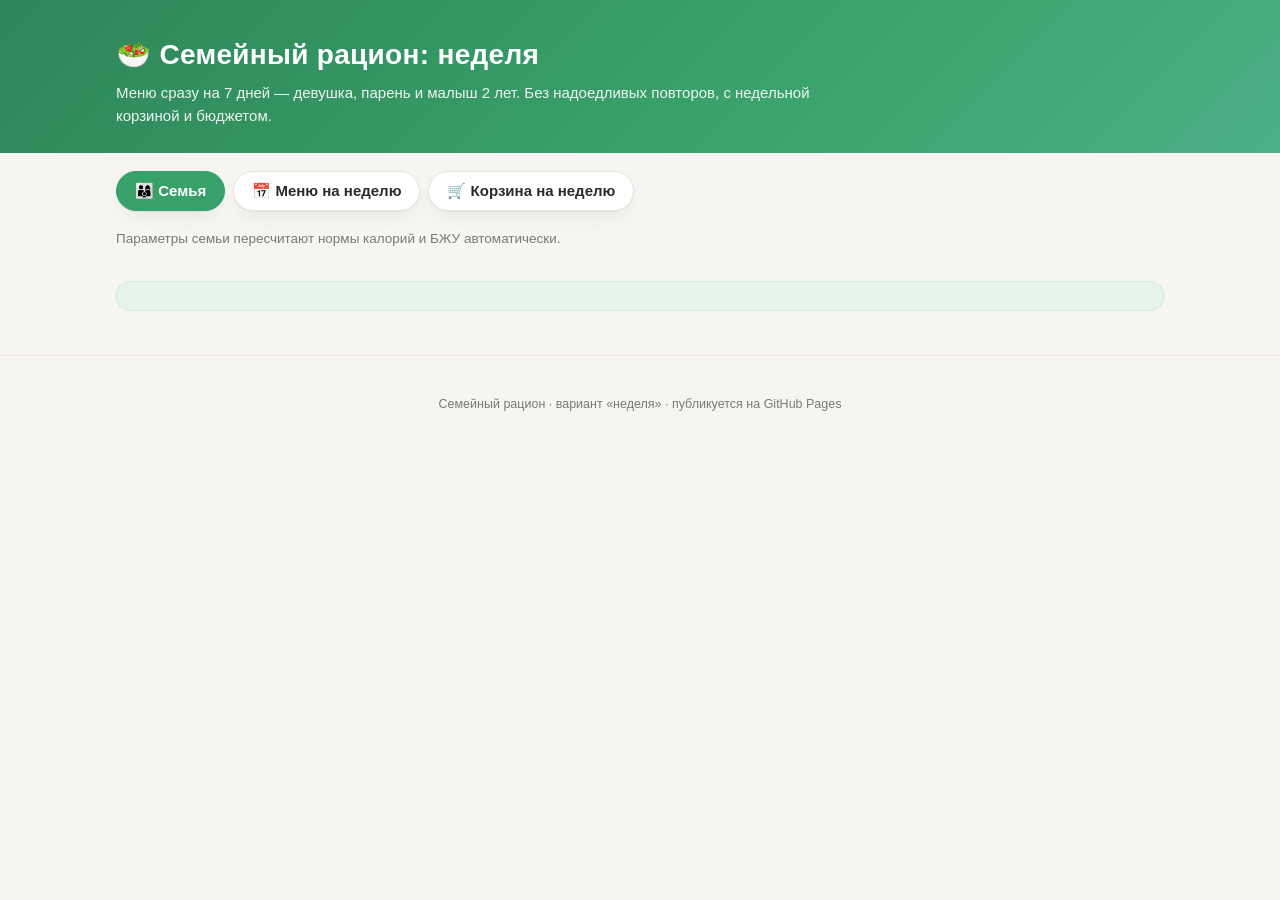
<file: variants/v3-weekly/index.html>
<!DOCTYPE html>
<html lang="ru">
<head>
  <meta charset="UTF-8">
  <meta name="viewport" content="width=device-width, initial-scale=1.0">
  <title>Семейный рацион: неделя — меню на 7 дней и корзина</title>
  <meta name="description" content="Вариант сайта: планировщик сбалансированного питания на неделю для семьи из трёх человек с расчётом корзины по магазинам.">
  <link rel="stylesheet" href="css/style.css">
</head>
<body>
  <header class="site-header">
    <div class="container">
      <h1>🥗 Семейный рацион: неделя</h1>
      <p class="tagline">Меню сразу на 7 дней — девушка, парень и малыш 2 лет. Без надоедливых повторов, с недельной корзиной и бюджетом.</p>
    </div>
  </header>

  <nav class="tabs container">
    <button class="tab-btn active" data-tab="family">👨‍👩‍👦 Семья</button>
    <button class="tab-btn" data-tab="week">📅 Меню на неделю</button>
    <button class="tab-btn" data-tab="shopping">🛒 Корзина на неделю</button>
  </nav>

  <main class="container">
    <section id="tab-family" class="tab active">
      <p class="hint">Параметры семьи пересчитают нормы калорий и БЖУ автоматически.</p>
      <div id="family-cards" class="family-grid"></div>
      <div id="family-totals" class="family-totals"></div>
    </section>

    <section id="tab-week" class="tab">
      <div class="filters-panel">
        <div class="filter-block">
          <h3>Стиль питания</h3>
          <div id="filter-diet" class="radio-group"></div>
        </div>
        <div class="filter-block">
          <h3>Для ребёнка</h3>
          <div id="filter-kid"></div>
        </div>
        <div class="filter-block">
          <h3>Кухня</h3>
          <div id="filter-cuisine" class="chips"></div>
        </div>
        <div class="filter-block">
          <h3>Исключить (аллергии / непереносимость)</h3>
          <div id="filter-allergens" class="chips"></div>
        </div>
        <div class="filter-block">
          <h3>Магазины для сравнения</h3>
          <div id="filter-stores" class="chips"></div>
        </div>
        <div class="filter-block">
          <h3>Бюджет на неделю</h3>
          <div class="budget-row">
            <input type="range" id="budget-range" min="2000" max="20000" step="100">
            <span id="budget-value" class="budget-value"></span>
          </div>
        </div>
        <button id="btn-generate" class="btn primary big">Сгенерировать неделю</button>
      </div>

      <div id="week-summary" class="summary"></div>
      <div id="day-tabs" class="day-tabs"></div>
      <div id="day-slots"></div>
    </section>

    <section id="tab-shopping" class="tab">
      <div id="store-summary" class="store-summary"></div>
      <div id="budget-box" class="budget-box"></div>
      <div id="mixed-total" class="mixed-total"></div>
      <div class="shop-actions">
        <button id="btn-copy" class="btn">Копировать список</button>
        <button id="btn-print" class="btn">Печать</button>
      </div>
      <div id="shopping-table"></div>
      <p class="hint">Цены и рейтинги — ориентировочные и редактируются в js/data.js. Жёлтым подсвечена минимальная цена продукта среди выбранных магазинов.</p>
    </section>
  </main>

  <footer>
    <div class="container">
      <p class="copyright">Семейный рацион · вариант «неделя» · публикуется на GitHub Pages</p>
    </div>
  </footer>

  <script src="js/data.js"></script>
  <script src="js/nutrition.js"></script>
  <script src="js/menu.js"></script>
  <script src="js/shopping.js"></script>
  <script src="js/weekly.js"></script>
  <script src="js/app.js"></script>
</body>
</html>
</file>
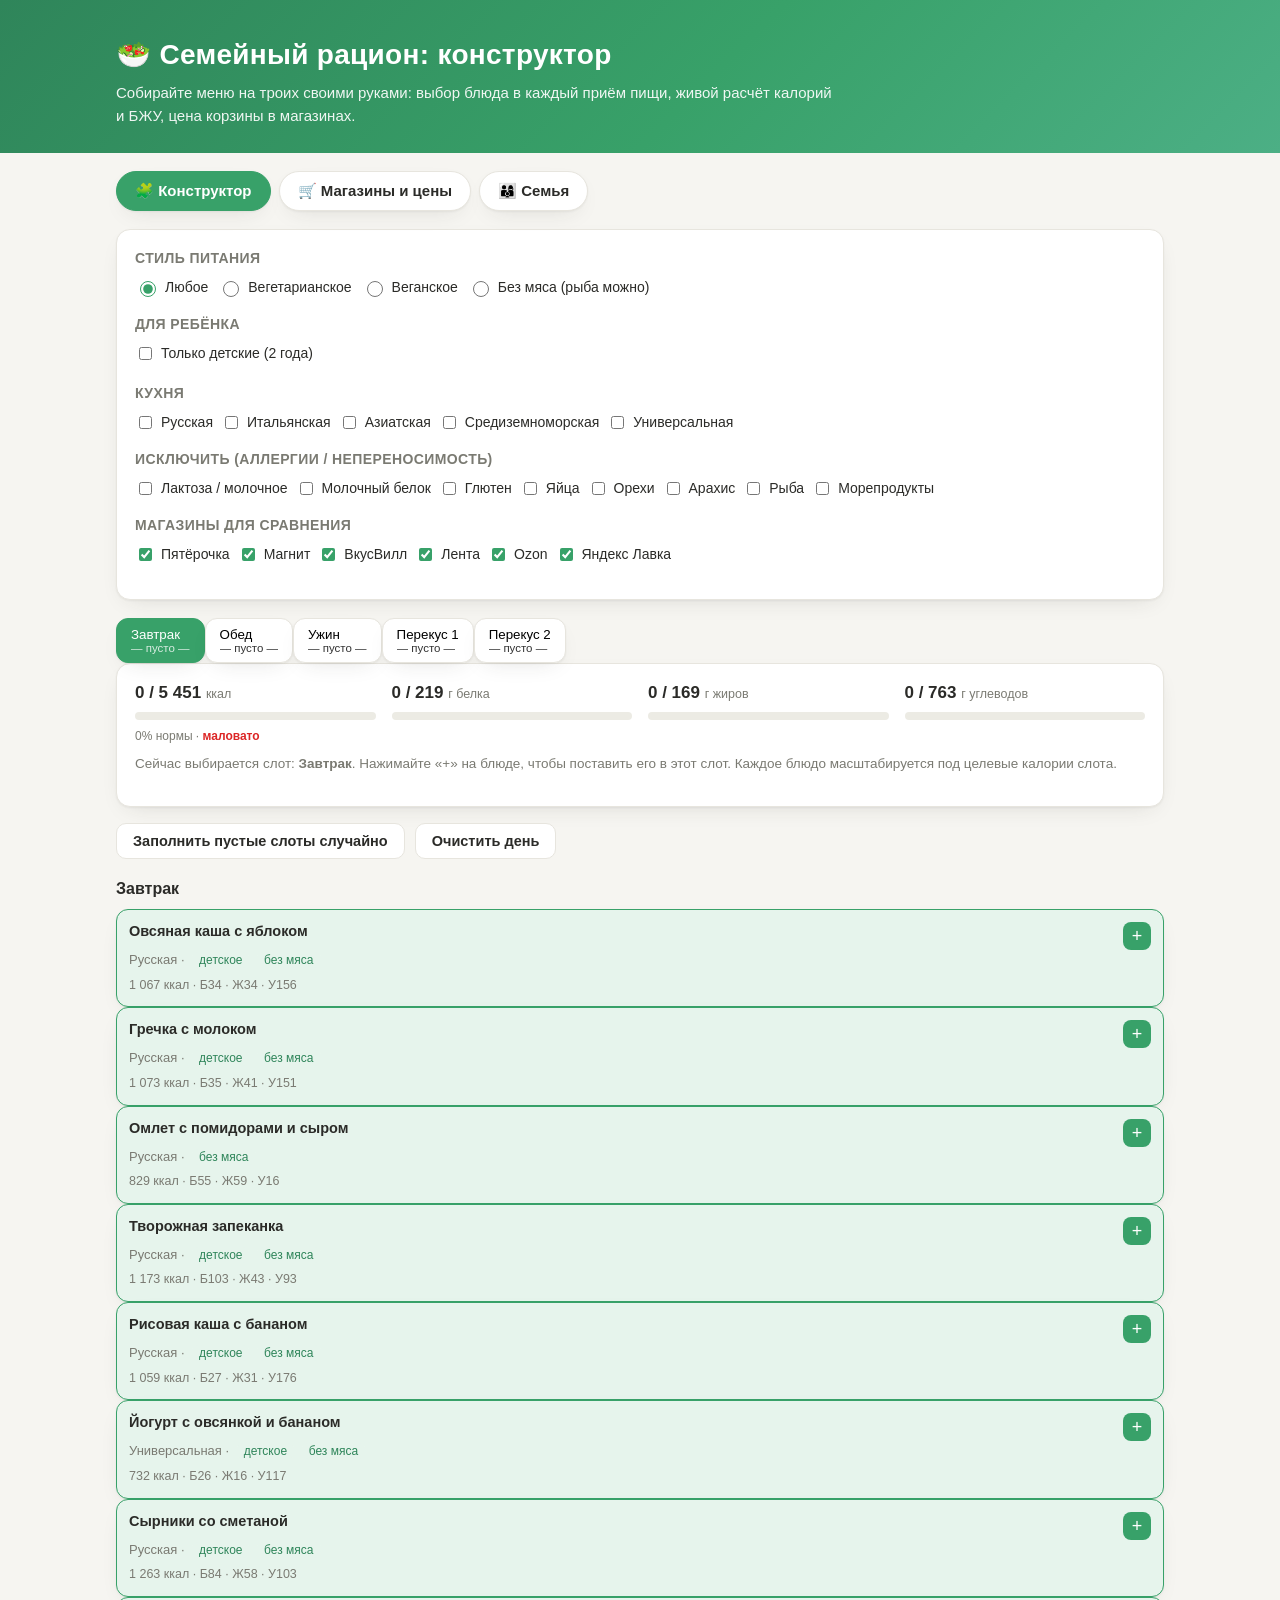
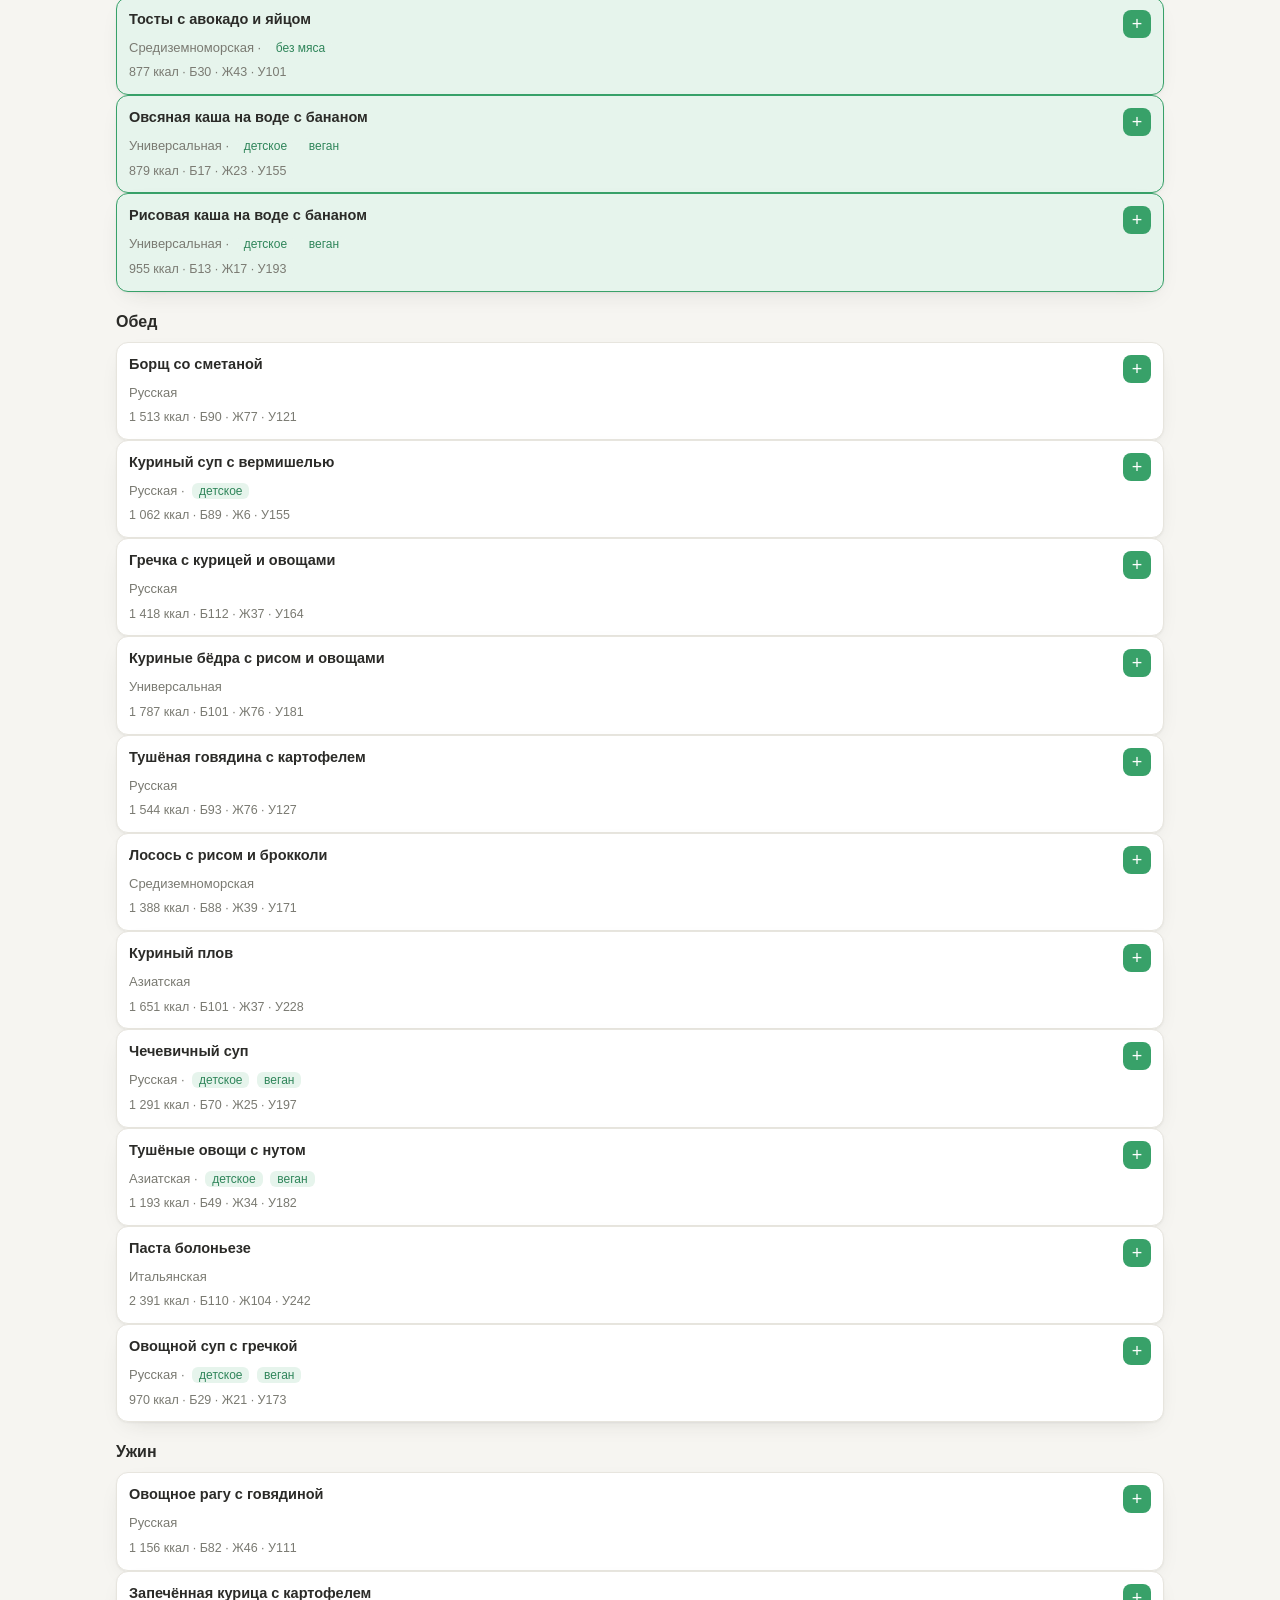
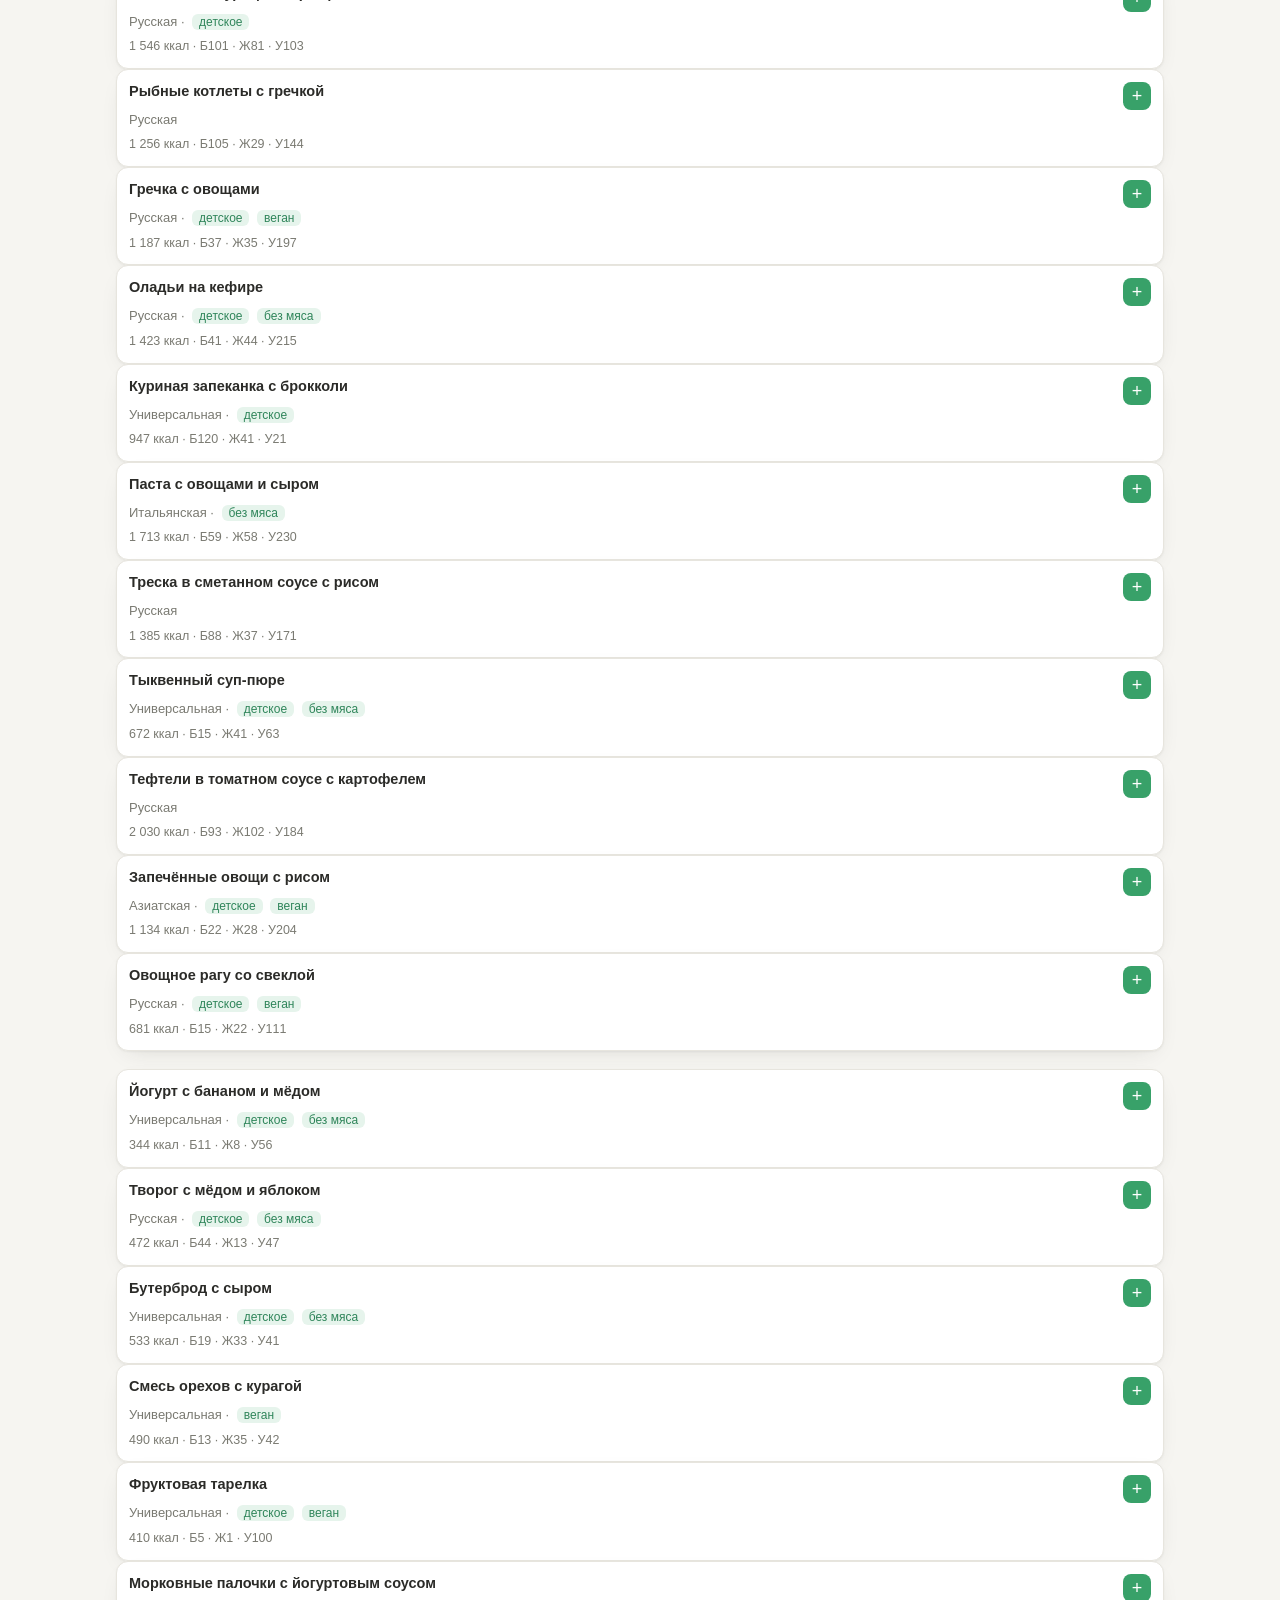
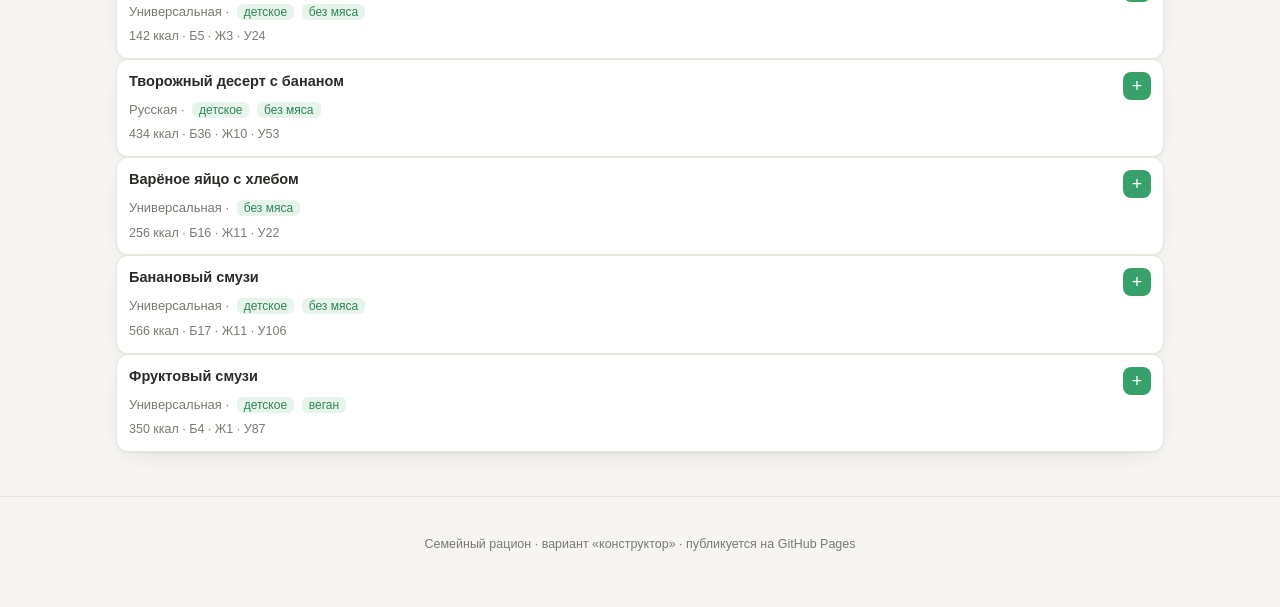
<file: variants/v4-constructor/index.html>
<!DOCTYPE html>
<html lang="ru">
<head>
  <meta charset="UTF-8">
  <meta name="viewport" content="width=device-width, initial-scale=1.0">
  <title>Семейный рацион: конструктор — соберите меню сами</title>
  <meta name="description" content="Вариант сайта: ручной конструктор сбалансированного меню с живым расчётом БЖУ и ценой корзины по магазинам.">
  <link rel="stylesheet" href="css/style.css">
</head>
<body>
  <header class="site-header">
    <div class="container">
      <h1>🥗 Семейный рацион: конструктор</h1>
      <p class="tagline">Собирайте меню на троих своими руками: выбор блюда в каждый приём пищи, живой расчёт калорий и БЖУ, цена корзины в магазинах.</p>
    </div>
  </header>

  <nav class="tabs container">
    <button class="tab-btn active" data-tab="builder">🧩 Конструктор</button>
    <button class="tab-btn" data-tab="shopping">🛒 Магазины и цены</button>
    <button class="tab-btn" data-tab="family">👨‍👩‍👦 Семья</button>
  </nav>

  <main class="container">
    <section id="tab-builder" class="tab active">
      <div class="filters-panel">
        <div class="filter-block">
          <h3>Стиль питания</h3>
          <div id="filter-diet" class="radio-group"></div>
        </div>
        <div class="filter-block">
          <h3>Для ребёнка</h3>
          <div id="filter-kid"></div>
        </div>
        <div class="filter-block">
          <h3>Кухня</h3>
          <div id="filter-cuisine" class="chips"></div>
        </div>
        <div class="filter-block">
          <h3>Исключить (аллергии / непереносимость)</h3>
          <div id="filter-allergens" class="chips"></div>
        </div>
        <div class="filter-block">
          <h3>Магазины для сравнения</h3>
          <div id="filter-stores" class="chips"></div>
        </div>
      </div>

      <div id="slot-tabs" class="day-tabs"></div>
      <div id="day-totals" class="summary"></div>
      <div class="shop-actions">
        <button id="btn-fill-random" class="btn">Заполнить пустые слоты случайно</button>
        <button id="btn-clear" class="btn">Очистить день</button>
      </div>
      <div id="recipe-catalog"></div>
    </section>

    <section id="tab-shopping" class="tab">
      <div id="store-summary" class="store-summary"></div>
      <div id="mixed-total" class="mixed-total"></div>
      <div class="shop-actions">
        <button id="btn-copy" class="btn">Копировать список</button>
        <button id="btn-print" class="btn">Печать</button>
      </div>
      <div id="shopping-table"></div>
      <p class="hint">Цены и рейтинги — ориентировочные и редактируются в js/data.js. Жёлтым подсвечена минимальная цена продукта среди выбранных магазинов.</p>
    </section>

    <section id="tab-family" class="tab">
      <div class="filters-panel">
        <p class="hint">При изменении параметров нормы калорий пересчитаются, а выбранные блюда будут перемасштабированы под новую цель.</p>
        <div id="family-cards" class="family-grid"></div>
        <div id="family-totals" class="family-totals"></div>
      </div>
    </section>
  </main>

  <footer>
    <div class="container">
      <p class="copyright">Семейный рацион · вариант «конструктор» · публикуется на GitHub Pages</p>
    </div>
  </footer>

  <script src="js/data.js"></script>
  <script src="js/nutrition.js"></script>
  <script src="js/menu.js"></script>
  <script src="js/shopping.js"></script>
  <script src="js/builder.js"></script>
  <script src="js/app.js"></script>
</body>
</html>
</file>
<file: css/style.css>
/* ============================================================
   СЕМЕЙНЫЙ РАЦИОН — стили
   ============================================================ */

:root {
  --bg: #f6f5f1;
  --card: #ffffff;
  --ink: #2b2b28;
  --muted: #7a7a72;
  --line: #e7e5de;
  --accent: #38a169;
  --accent-dark: #2f855a;
  --accent-soft: #e6f4ec;
  --warn: #d97706;
  --warn-soft: #fdf1e0;
  --danger: #dc2626;
  --radius: 14px;
  --shadow: 0 1px 2px rgba(43,43,40,.05), 0 8px 24px -12px rgba(43,43,40,.18);
}

* { box-sizing: border-box; }
html { scroll-behavior: smooth; }
body {
  margin: 0;
  font-family: -apple-system, BlinkMacSystemFont, "Segoe UI", Roboto, "Helvetica Neue", Arial, sans-serif;
  background: var(--bg);
  color: var(--ink);
  line-height: 1.5;
}

.container { max-width: 1080px; margin: 0 auto; padding: 0 16px; }

/* ---------- header ---------- */
.site-header {
  background: linear-gradient(135deg, #2f855a 0%, #38a169 55%, #4caf85 100%);
  color: #fff;
  padding: 34px 0 26px;
}
.site-header h1 { margin: 0 0 6px; font-size: 28px; letter-spacing: .3px; }
.tagline { margin: 0; opacity: .92; font-size: 15px; max-width: 720px; }

/* ---------- tabs ---------- */
.tabs { display: flex; gap: 8px; margin: 18px auto; flex-wrap: wrap; }
.tab-btn {
  border: 0; cursor: pointer;
  background: var(--card);
  border: 1px solid var(--line);
  color: var(--ink);
  padding: 10px 18px; border-radius: 999px;
  font-size: 15px; font-weight: 600;
  box-shadow: var(--shadow);
  transition: .15s;
}
.tab-btn:hover { border-color: var(--accent); }
.tab-btn.active { background: var(--accent); border-color: var(--accent); color: #fff; }

.tab { display: none; animation: fade .25s ease; }
.tab.active { display: block; }
@keyframes fade { from { opacity: 0; transform: translateY(4px); } to { opacity: 1; transform: none; } }

.hint { color: var(--muted); font-size: 13.5px; margin: 8px 0 16px; }

/* ---------- family ---------- */
.family-grid { display: grid; grid-template-columns: repeat(auto-fit, minmax(280px, 1fr)); gap: 16px; }
.person-card {
  background: var(--card); border-radius: var(--radius);
  padding: 18px; box-shadow: var(--shadow); border: 1px solid var(--line);
}
.person-head { display: flex; align-items: center; justify-content: space-between; margin-bottom: 12px; }
.person-head strong { font-size: 17px; }
.badge {
  font-size: 12px; font-weight: 700; padding: 2px 9px; border-radius: 999px; white-space: nowrap;
}
.badge.kid { background: #e0e7ff; color: #3730a3; }
.badge.good { background: var(--accent-soft); color: var(--accent-dark); }
.badge.review { background: #fef3c7; color: #92610a; }
.badge.warn { background: #fee2e2; color: #b91c1c; }

.person-card label { display: block; font-size: 12.5px; color: var(--muted); margin: 8px 0 4px; }
.person-card input[type="number"],
.person-card select {
  width: 100%; padding: 8px 10px; border: 1px solid var(--line); border-radius: 8px;
  font-size: 14.5px; background: #fff; color: var(--ink);
}
.person-card select:disabled { opacity: .6; }
.grid2 { display: grid; grid-template-columns: 1fr 1fr; gap: 10px; }
.person-target { margin-top: 14px; padding-top: 12px; border-top: 1px dashed var(--line); font-size: 13.5px; color: var(--muted); }

.family-totals {
  margin-top: 16px; background: var(--accent-soft); border: 1px solid #cfe9da;
  border-radius: var(--radius); padding: 14px 18px; font-size: 15px;
}
.family-totals b { color: var(--accent-dark); }

/* ---------- filters ---------- */
.filters-panel {
  background: var(--card); border: 1px solid var(--line); border-radius: var(--radius);
  padding: 18px; box-shadow: var(--shadow); margin-bottom: 18px;
}
.filter-block { margin-bottom: 16px; }
.filter-block h3 { margin: 0 0 8px; font-size: 14px; color: var(--muted); font-weight: 600; text-transform: uppercase; letter-spacing: .4px; }

.radio-group { display: flex; flex-wrap: wrap; gap: 10px; }
.chips { display: flex; flex-wrap: wrap; gap: 8px; }
.radio, .checkbox {
  display: inline-flex; align-items: center; gap: 6px;
  font-size: 14px; cursor: pointer; user-select: none;
}
.chips input { accent-color: var(--accent); }
.radio input { accent-color: var(--accent); width: 16px; height: 16px; }

.budget-row { display: flex; align-items: center; gap: 14px; }
#budget-range { flex: 1; accent-color: var(--accent); }
.budget-value { font-weight: 700; white-space: nowrap; min-width: 70px; text-align: right; }

.btn {
  border: 1px solid var(--line); background: #fff; color: var(--ink); cursor: pointer;
  padding: 9px 16px; border-radius: 10px; font-size: 14.5px; font-weight: 600;
  transition: .15s;
}
.btn:hover { border-color: var(--accent); color: var(--accent-dark); }
.btn.primary { background: var(--accent); border-color: var(--accent); color: #fff; }
.btn.primary:hover { background: var(--accent-dark); color: #fff; }
.btn.big { width: 100%; padding: 13px; font-size: 15.5px; }

/* ---------- menu summary ---------- */
.summary {
  background: var(--card); border: 1px solid var(--line); border-radius: var(--radius);
  padding: 16px 18px; box-shadow: var(--shadow); margin-bottom: 16px;
}
.summary-grid { display: grid; grid-template-columns: repeat(auto-fit, minmax(200px, 1fr)); gap: 16px; }
.sum-item { font-size: 13.5px; color: var(--muted); }
.sum-num { font-size: 17px; font-weight: 700; color: var(--ink); margin-bottom: 6px; }
.sum-num .unit { font-size: 12.5px; color: var(--muted); font-weight: 500; }
.bar { height: 8px; border-radius: 99px; background: #ecebe4; overflow: hidden; margin-bottom: 6px; }
.bar-fill { height: 100%; border-radius: 99px; background: linear-gradient(90deg, var(--accent), #58c98f); }
.sum-cap { font-size: 12px; }
.balance-line { margin-top: 12px; font-size: 13.5px; color: var(--accent-dark); font-weight: 600; }

/* ---------- meals ---------- */
.menu-grid { display: grid; grid-template-columns: repeat(auto-fit, minmax(300px, 1fr)); gap: 14px; }
.meal-card {
  background: var(--card); border: 1px solid var(--line); border-radius: var(--radius);
  padding: 16px; box-shadow: var(--shadow); display: flex; flex-direction: column; gap: 8px;
}
.meal-head { display: flex; align-items: center; justify-content: space-between; }
.meal-head strong { font-size: 15px; color: var(--muted); text-transform: uppercase; letter-spacing: .4px; }
.icon-btn {
  border: 1px solid var(--line); background: #fff; border-radius: 8px; cursor: pointer;
  width: 30px; height: 30px; font-size: 16px; color: var(--muted); transition: .15s;
}
.icon-btn:hover { color: var(--accent-dark); border-color: var(--accent); transform: rotate(90deg); }
.meal-name { font-size: 17px; font-weight: 700; line-height: 1.3; }
.meal-meta { font-size: 13px; color: var(--muted); }
.tag { background: var(--accent-soft); color: var(--accent-dark); border-radius: 6px; padding: 1px 7px; font-size: 12px; margin-left: 4px; }
.meal-nutrients { display: flex; gap: 12px; font-size: 13px; color: var(--muted); flex-wrap: wrap; }
.meal-nutrients b { color: var(--ink); }
.meal-scale { font-size: 12px; color: var(--muted); border-top: 1px dashed var(--line); padding-top: 6px; }
.meal-empty { color: var(--danger); font-size: 14px; }

/* ---------- stores ---------- */
.store-summary { display: grid; grid-template-columns: repeat(auto-fit, minmax(150px, 1fr)); gap: 12px; margin-bottom: 14px; }
.store-card {
  background: var(--card); border: 1px solid var(--line); border-radius: var(--radius);
  padding: 14px; box-shadow: var(--shadow); text-align: center;
}
.store-name { font-weight: 700; font-size: 15px; margin-bottom: 6px; }
.store-name::before {
  content: ''; display: inline-block; width: 9px; height: 9px; border-radius: 50%;
  background: var(--sc, #999); margin-right: 6px; vertical-align: 1px;
}
.store-cost { font-size: 21px; font-weight: 800; }
.store-sub { font-size: 12.5px; color: var(--muted); margin: 4px 0 8px; }
.store-badges { display: flex; flex-direction: column; gap: 4px; align-items: center; }

.budget-box { background: var(--card); border: 1px solid var(--line); border-radius: var(--radius); padding: 13px 16px; margin-bottom: 12px; font-size: 14.5px; }
.warn-text { color: var(--danger); font-weight: 600; }
.ok-text { color: var(--accent-dark); font-weight: 600; }
.mixed-total { background: var(--accent-soft); border: 1px solid #cfe9da; border-radius: var(--radius); padding: 13px 16px; margin-bottom: 14px; font-size: 14.5px; }
.mixed-total .detail { color: var(--muted); font-size: 13px; }

.shop-actions { display: flex; gap: 10px; flex-wrap: wrap; margin: 14px 0; }

/* ---------- shopping table ---------- */
.shop-table {
  width: 100%; border-collapse: collapse; background: var(--card);
  border: 1px solid var(--line); border-radius: var(--radius); overflow: hidden;
  box-shadow: var(--shadow); font-size: 13.5px;
}
.shop-table th, .shop-table td { padding: 9px 12px; text-align: left; border-bottom: 1px solid var(--line); }
.shop-table th {
  background: #faf9f6; font-size: 12.5px; color: var(--muted); font-weight: 600;
  position: sticky; top: 0;
}
.shop-table th::before {
  content: ''; display: inline-block; width: 8px; height: 8px; border-radius: 50%;
  background: var(--sc, #999); margin-right: 5px;
}
.th-sub { display: block; font-weight: 500; font-size: 11px; color: #9a9a91; }
.shop-table tr:last-child td { border-bottom: 0; }
.cat-row td { background: #f4f3ee; font-weight: 700; font-size: 12px; text-transform: uppercase; letter-spacing: .5px; color: #6b6b63; }
.amount { white-space: nowrap; color: var(--muted); }
.min-price { background: #fffbe8; font-weight: 700; }
.na { color: #c9c9c0; }
.col-pick select {
  padding: 6px 8px; border: 1px solid var(--line); border-radius: 8px; font-size: 13px; background: #fff;
}

/* ---------- footer ---------- */
footer { margin-top: 44px; border-top: 1px solid var(--line); padding: 26px 0 40px; }
.copyright { color: var(--muted); font-size: 12.5px; text-align: center; }

/* ---------- print ---------- */
@media print {
  body { background: #fff; }
  .site-header, .tabs, .filters-panel, .shop-actions, .tab-btn { display: none; }
  .tab { display: block !important; }
  .tab:not(#tab-shopping) { display: none !important; }
  .card, .summary, .budget-box, .mixed-total, .shop-table { box-shadow: none; border-color: #ccc; }
  .shop-table th { position: static; }
}

/* ---------- small screens ---------- */
@media (max-width: 640px) {
  .family-grid, .menu-grid { grid-template-columns: 1fr; }
  .shop-table { font-size: 12.5px; }
  .shop-table th, .shop-table td { padding: 7px 8px; }
  .site-header h1 { font-size: 23px; }
}
/* ---------- add/remove family members ---------- */
.head-right { display: inline-flex; align-items: center; gap: 8px; margin-left: auto; }
.family-actions { margin-top: 14px; }
.add-person-form {
  margin-top: 14px; background: var(--card); border: 1px solid var(--line); border-radius: var(--radius);
  padding: 18px; box-shadow: var(--shadow);
}
.add-person-form h3 { margin: 0 0 12px; font-size: 16px; }
.grid3 { display: grid; grid-template-columns: repeat(3, 1fr); gap: 10px; }
.form-actions { display: flex; gap: 10px; margin-top: 14px; }
.hidden { display: none !important; }

/* ---------- generate row & presets ---------- */
.generate-row { display: flex; gap: 10px; flex-wrap: wrap; align-items: center; }
.preset-select {
  padding: 9px 12px; border: 1px solid var(--line); border-radius: 10px; font-size: 14.5px;
  background: #fff; cursor: pointer; font-weight: 600;
}

/* ---------- кнопка «Блюда ▾» с выпадающим меню (рядом с ⟳) ---------- */
.meal-head { display: flex; align-items: center; gap: 6px; }
.meal-head-actions { display: inline-flex; align-items: center; gap: 6px; margin-left: auto; }
.pick-wrap { position: relative; }
.pick-btn {
  appearance: none; -webkit-appearance: none; white-space: nowrap;
  padding: 5px 10px; border: 1px solid var(--line); border-radius: 8px;
  font-size: 12.5px; font-weight: 600; background: #fff; color: var(--muted); cursor: pointer;
  transition: .15s;
}
.pick-btn:hover, .pick-btn.open { border-color: var(--accent); color: var(--accent-dark); }
.pick-menu {
  display: none; position: absolute; right: 0; top: calc(100% + 6px); z-index: 30;
  min-width: 240px; max-width: 300px; max-height: 300px; overflow-y: auto;
  background: #fff; border: 1px solid var(--line); border-radius: 10px;
  box-shadow: 0 8px 24px rgba(0,0,0,.12); padding: 6px;
}
.pick-menu.open { display: block; }
.pick-item {
  display: block; width: 100%; text-align: left; background: none; border: 0;
  padding: 7px 10px; border-radius: 7px; cursor: pointer;
  font-size: 13.5px; color: var(--ink); line-height: 1.3;
}
.pick-item:hover { background: var(--bg); }
.pick-item.active { background: var(--bg); color: var(--accent-dark); font-weight: 600; }
.pick-empty { padding: 8px 10px; font-size: 13px; color: var(--muted); }

/* ---------- ссылки на магазины в таблице цен ---------- */
.price-link { color: inherit; text-decoration: none; }
.price-link:hover { text-decoration: underline; color: var(--accent); }
.store-card .store-name a { color: inherit; text-decoration: none; }
.store-card .store-name a:hover { text-decoration: underline; }
.shop-table th a { color: inherit; text-decoration: none; }
.shop-table th a:hover { text-decoration: underline; }

@media (max-width: 640px) {
  .grid3 { grid-template-columns: 1fr; }
}
</file>
<file: variants/v3-weekly/css/style.css>
/* ============================================================
   СЕМЕЙНЫЙ РАЦИОН — стили
   ============================================================ */

:root {
  --bg: #f6f5f1;
  --card: #ffffff;
  --ink: #2b2b28;
  --muted: #7a7a72;
  --line: #e7e5de;
  --accent: #38a169;
  --accent-dark: #2f855a;
  --accent-soft: #e6f4ec;
  --warn: #d97706;
  --warn-soft: #fdf1e0;
  --danger: #dc2626;
  --radius: 14px;
  --shadow: 0 1px 2px rgba(43,43,40,.05), 0 8px 24px -12px rgba(43,43,40,.18);
}

* { box-sizing: border-box; }
html { scroll-behavior: smooth; }
body {
  margin: 0;
  font-family: -apple-system, BlinkMacSystemFont, "Segoe UI", Roboto, "Helvetica Neue", Arial, sans-serif;
  background: var(--bg);
  color: var(--ink);
  line-height: 1.5;
}

.container { max-width: 1080px; margin: 0 auto; padding: 0 16px; }

/* ---------- header ---------- */
.site-header {
  background: linear-gradient(135deg, #2f855a 0%, #38a169 55%, #4caf85 100%);
  color: #fff;
  padding: 34px 0 26px;
}
.site-header h1 { margin: 0 0 6px; font-size: 28px; letter-spacing: .3px; }
.tagline { margin: 0; opacity: .92; font-size: 15px; max-width: 720px; }

/* ---------- tabs ---------- */
.tabs { display: flex; gap: 8px; margin: 18px auto; flex-wrap: wrap; }
.tab-btn {
  border: 0; cursor: pointer;
  background: var(--card);
  border: 1px solid var(--line);
  color: var(--ink);
  padding: 10px 18px; border-radius: 999px;
  font-size: 15px; font-weight: 600;
  box-shadow: var(--shadow);
  transition: .15s;
}
.tab-btn:hover { border-color: var(--accent); }
.tab-btn.active { background: var(--accent); border-color: var(--accent); color: #fff; }

.tab { display: none; animation: fade .25s ease; }
.tab.active { display: block; }
@keyframes fade { from { opacity: 0; transform: translateY(4px); } to { opacity: 1; transform: none; } }

.hint { color: var(--muted); font-size: 13.5px; margin: 8px 0 16px; }

/* ---------- family ---------- */
.family-grid { display: grid; grid-template-columns: repeat(auto-fit, minmax(280px, 1fr)); gap: 16px; }
.person-card {
  background: var(--card); border-radius: var(--radius);
  padding: 18px; box-shadow: var(--shadow); border: 1px solid var(--line);
}
.person-head { display: flex; align-items: center; justify-content: space-between; margin-bottom: 12px; }
.person-head strong { font-size: 17px; }
.badge {
  font-size: 12px; font-weight: 700; padding: 2px 9px; border-radius: 999px; white-space: nowrap;
}
.badge.kid { background: #e0e7ff; color: #3730a3; }
.badge.good { background: var(--accent-soft); color: var(--accent-dark); }
.badge.review { background: #fef3c7; color: #92610a; }
.badge.warn { background: #fee2e2; color: #b91c1c; }

.person-card label { display: block; font-size: 12.5px; color: var(--muted); margin: 8px 0 4px; }
.person-card input[type="number"],
.person-card select {
  width: 100%; padding: 8px 10px; border: 1px solid var(--line); border-radius: 8px;
  font-size: 14.5px; background: #fff; color: var(--ink);
}
.person-card select:disabled { opacity: .6; }
.grid2 { display: grid; grid-template-columns: 1fr 1fr; gap: 10px; }
.person-target { margin-top: 14px; padding-top: 12px; border-top: 1px dashed var(--line); font-size: 13.5px; color: var(--muted); }

.family-totals {
  margin-top: 16px; background: var(--accent-soft); border: 1px solid #cfe9da;
  border-radius: var(--radius); padding: 14px 18px; font-size: 15px;
}
.family-totals b { color: var(--accent-dark); }

/* ---------- filters ---------- */
.filters-panel {
  background: var(--card); border: 1px solid var(--line); border-radius: var(--radius);
  padding: 18px; box-shadow: var(--shadow); margin-bottom: 18px;
}
.filter-block { margin-bottom: 16px; }
.filter-block h3 { margin: 0 0 8px; font-size: 14px; color: var(--muted); font-weight: 600; text-transform: uppercase; letter-spacing: .4px; }

.radio-group { display: flex; flex-wrap: wrap; gap: 10px; }
.chips { display: flex; flex-wrap: wrap; gap: 8px; }
.radio, .checkbox {
  display: inline-flex; align-items: center; gap: 6px;
  font-size: 14px; cursor: pointer; user-select: none;
}
.chips input { accent-color: var(--accent); }
.radio input { accent-color: var(--accent); width: 16px; height: 16px; }

.budget-row { display: flex; align-items: center; gap: 14px; }
#budget-range { flex: 1; accent-color: var(--accent); }
.budget-value { font-weight: 700; white-space: nowrap; min-width: 70px; text-align: right; }

.btn {
  border: 1px solid var(--line); background: #fff; color: var(--ink); cursor: pointer;
  padding: 9px 16px; border-radius: 10px; font-size: 14.5px; font-weight: 600;
  transition: .15s;
}
.btn:hover { border-color: var(--accent); color: var(--accent-dark); }
.btn.primary { background: var(--accent); border-color: var(--accent); color: #fff; }
.btn.primary:hover { background: var(--accent-dark); color: #fff; }
.btn.big { width: 100%; padding: 13px; font-size: 15.5px; }

/* ---------- menu summary ---------- */
.summary {
  background: var(--card); border: 1px solid var(--line); border-radius: var(--radius);
  padding: 16px 18px; box-shadow: var(--shadow); margin-bottom: 16px;
}
.summary-grid { display: grid; grid-template-columns: repeat(auto-fit, minmax(200px, 1fr)); gap: 16px; }
.sum-item { font-size: 13.5px; color: var(--muted); }
.sum-num { font-size: 17px; font-weight: 700; color: var(--ink); margin-bottom: 6px; }
.sum-num .unit { font-size: 12.5px; color: var(--muted); font-weight: 500; }
.bar { height: 8px; border-radius: 99px; background: #ecebe4; overflow: hidden; margin-bottom: 6px; }
.bar-fill { height: 100%; border-radius: 99px; background: linear-gradient(90deg, var(--accent), #58c98f); }
.sum-cap { font-size: 12px; }
.balance-line { margin-top: 12px; font-size: 13.5px; color: var(--accent-dark); font-weight: 600; }

/* ---------- meals ---------- */
.menu-grid { display: grid; grid-template-columns: repeat(auto-fit, minmax(300px, 1fr)); gap: 14px; }
.meal-card {
  background: var(--card); border: 1px solid var(--line); border-radius: var(--radius);
  padding: 16px; box-shadow: var(--shadow); display: flex; flex-direction: column; gap: 8px;
}
.meal-head { display: flex; align-items: center; justify-content: space-between; }
.meal-head strong { font-size: 15px; color: var(--muted); text-transform: uppercase; letter-spacing: .4px; }
.icon-btn {
  border: 1px solid var(--line); background: #fff; border-radius: 8px; cursor: pointer;
  width: 30px; height: 30px; font-size: 16px; color: var(--muted); transition: .15s;
}
.icon-btn:hover { color: var(--accent-dark); border-color: var(--accent); transform: rotate(90deg); }
.meal-name { font-size: 17px; font-weight: 700; line-height: 1.3; }
.meal-meta { font-size: 13px; color: var(--muted); }
.tag { background: var(--accent-soft); color: var(--accent-dark); border-radius: 6px; padding: 1px 7px; font-size: 12px; margin-left: 4px; }
.meal-nutrients { display: flex; gap: 12px; font-size: 13px; color: var(--muted); flex-wrap: wrap; }
.meal-nutrients b { color: var(--ink); }
.meal-scale { font-size: 12px; color: var(--muted); border-top: 1px dashed var(--line); padding-top: 6px; }
.meal-empty { color: var(--danger); font-size: 14px; }

/* ---------- stores ---------- */
.store-summary { display: grid; grid-template-columns: repeat(auto-fit, minmax(150px, 1fr)); gap: 12px; margin-bottom: 14px; }
.store-card {
  background: var(--card); border: 1px solid var(--line); border-radius: var(--radius);
  padding: 14px; box-shadow: var(--shadow); text-align: center;
}
.store-name { font-weight: 700; font-size: 15px; margin-bottom: 6px; }
.store-name::before {
  content: ''; display: inline-block; width: 9px; height: 9px; border-radius: 50%;
  background: var(--sc, #999); margin-right: 6px; vertical-align: 1px;
}
.store-cost { font-size: 21px; font-weight: 800; }
.store-sub { font-size: 12.5px; color: var(--muted); margin: 4px 0 8px; }
.store-badges { display: flex; flex-direction: column; gap: 4px; align-items: center; }

.budget-box { background: var(--card); border: 1px solid var(--line); border-radius: var(--radius); padding: 13px 16px; margin-bottom: 12px; font-size: 14.5px; }
.warn-text { color: var(--danger); font-weight: 600; }
.ok-text { color: var(--accent-dark); font-weight: 600; }
.mixed-total { background: var(--accent-soft); border: 1px solid #cfe9da; border-radius: var(--radius); padding: 13px 16px; margin-bottom: 14px; font-size: 14.5px; }
.mixed-total .detail { color: var(--muted); font-size: 13px; }

.shop-actions { display: flex; gap: 10px; flex-wrap: wrap; margin: 14px 0; }

/* ---------- shopping table ---------- */
.shop-table {
  width: 100%; border-collapse: collapse; background: var(--card);
  border: 1px solid var(--line); border-radius: var(--radius); overflow: hidden;
  box-shadow: var(--shadow); font-size: 13.5px;
}
.shop-table th, .shop-table td { padding: 9px 12px; text-align: left; border-bottom: 1px solid var(--line); }
.shop-table th {
  background: #faf9f6; font-size: 12.5px; color: var(--muted); font-weight: 600;
  position: sticky; top: 0;
}
.shop-table th::before {
  content: ''; display: inline-block; width: 8px; height: 8px; border-radius: 50%;
  background: var(--sc, #999); margin-right: 5px;
}
.th-sub { display: block; font-weight: 500; font-size: 11px; color: #9a9a91; }
.shop-table tr:last-child td { border-bottom: 0; }
.cat-row td { background: #f4f3ee; font-weight: 700; font-size: 12px; text-transform: uppercase; letter-spacing: .5px; color: #6b6b63; }
.amount { white-space: nowrap; color: var(--muted); }
.min-price { background: #fffbe8; font-weight: 700; }
.na { color: #c9c9c0; }
.col-pick select {
  padding: 6px 8px; border: 1px solid var(--line); border-radius: 8px; font-size: 13px; background: #fff;
}

/* ---------- footer ---------- */
footer { margin-top: 44px; border-top: 1px solid var(--line); padding: 26px 0 40px; }
.publish-guide { background: var(--card); border: 1px solid var(--line); border-radius: var(--radius); padding: 16px; margin-bottom: 18px; }
.publish-guide summary { cursor: pointer; font-weight: 700; font-size: 15px; }
.publish-guide ol { margin: 12px 0 4px; padding-left: 20px; font-size: 14px; }
.publish-guide li { margin-bottom: 8px; }
.publish-guide code { background: #f1f0ea; border-radius: 5px; padding: 1px 6px; font-size: 13px; }
.publish-guide a { color: var(--accent-dark); }
.copyright { color: var(--muted); font-size: 12.5px; text-align: center; }

/* ---------- print ---------- */
@media print {
  body { background: #fff; }
  .site-header, .tabs, .filters-panel, .shop-actions, footer .publish-guide, .tab-btn { display: none; }
  .tab { display: block !important; }
  .tab:not(#tab-shopping) { display: none !important; }
  .card, .summary, .budget-box, .mixed-total, .shop-table { box-shadow: none; border-color: #ccc; }
  .shop-table th { position: static; }
}

/* ---------- small screens ---------- */
@media (max-width: 640px) {
  .family-grid, .menu-grid { grid-template-columns: 1fr; }
  .shop-table { font-size: 12.5px; }
  .shop-table th, .shop-table td { padding: 7px 8px; }
  .site-header h1 { font-size: 23px; }
}
/* ---------- day tabs (v3) ---------- */
.day-tabs { display: flex; gap: 8px; flex-wrap: wrap; margin: 14px 0; }
.day-btn {
  border: 1px solid var(--line); background: #fff; cursor: pointer; border-radius: 12px;
  padding: 8px 14px; font-size: 14px; font-weight: 700; box-shadow: var(--shadow); transition: .15s;
}
.day-btn.active { background: var(--accent); border-color: var(--accent); color: #fff; }
.day-sub { display: block; font-size: 11px; font-weight: 500; opacity: .75; }
.day-title { margin: 0 0 10px; font-size: 18px; }
</file>
<file: variants/v4-constructor/css/style.css>
/* ============================================================
   СЕМЕЙНЫЙ РАЦИОН — стили
   ============================================================ */

:root {
  --bg: #f6f5f1;
  --card: #ffffff;
  --ink: #2b2b28;
  --muted: #7a7a72;
  --line: #e7e5de;
  --accent: #38a169;
  --accent-dark: #2f855a;
  --accent-soft: #e6f4ec;
  --warn: #d97706;
  --warn-soft: #fdf1e0;
  --danger: #dc2626;
  --radius: 14px;
  --shadow: 0 1px 2px rgba(43,43,40,.05), 0 8px 24px -12px rgba(43,43,40,.18);
}

* { box-sizing: border-box; }
html { scroll-behavior: smooth; }
body {
  margin: 0;
  font-family: -apple-system, BlinkMacSystemFont, "Segoe UI", Roboto, "Helvetica Neue", Arial, sans-serif;
  background: var(--bg);
  color: var(--ink);
  line-height: 1.5;
}

.container { max-width: 1080px; margin: 0 auto; padding: 0 16px; }

/* ---------- header ---------- */
.site-header {
  background: linear-gradient(135deg, #2f855a 0%, #38a169 55%, #4caf85 100%);
  color: #fff;
  padding: 34px 0 26px;
}
.site-header h1 { margin: 0 0 6px; font-size: 28px; letter-spacing: .3px; }
.tagline { margin: 0; opacity: .92; font-size: 15px; max-width: 720px; }

/* ---------- tabs ---------- */
.tabs { display: flex; gap: 8px; margin: 18px auto; flex-wrap: wrap; }
.tab-btn {
  border: 0; cursor: pointer;
  background: var(--card);
  border: 1px solid var(--line);
  color: var(--ink);
  padding: 10px 18px; border-radius: 999px;
  font-size: 15px; font-weight: 600;
  box-shadow: var(--shadow);
  transition: .15s;
}
.tab-btn:hover { border-color: var(--accent); }
.tab-btn.active { background: var(--accent); border-color: var(--accent); color: #fff; }

.tab { display: none; animation: fade .25s ease; }
.tab.active { display: block; }
@keyframes fade { from { opacity: 0; transform: translateY(4px); } to { opacity: 1; transform: none; } }

.hint { color: var(--muted); font-size: 13.5px; margin: 8px 0 16px; }

/* ---------- family ---------- */
.family-grid { display: grid; grid-template-columns: repeat(auto-fit, minmax(280px, 1fr)); gap: 16px; }
.person-card {
  background: var(--card); border-radius: var(--radius);
  padding: 18px; box-shadow: var(--shadow); border: 1px solid var(--line);
}
.person-head { display: flex; align-items: center; justify-content: space-between; margin-bottom: 12px; }
.person-head strong { font-size: 17px; }
.badge {
  font-size: 12px; font-weight: 700; padding: 2px 9px; border-radius: 999px; white-space: nowrap;
}
.badge.kid { background: #e0e7ff; color: #3730a3; }
.badge.good { background: var(--accent-soft); color: var(--accent-dark); }
.badge.review { background: #fef3c7; color: #92610a; }
.badge.warn { background: #fee2e2; color: #b91c1c; }

.person-card label { display: block; font-size: 12.5px; color: var(--muted); margin: 8px 0 4px; }
.person-card input[type="number"],
.person-card select {
  width: 100%; padding: 8px 10px; border: 1px solid var(--line); border-radius: 8px;
  font-size: 14.5px; background: #fff; color: var(--ink);
}
.person-card select:disabled { opacity: .6; }
.grid2 { display: grid; grid-template-columns: 1fr 1fr; gap: 10px; }
.person-target { margin-top: 14px; padding-top: 12px; border-top: 1px dashed var(--line); font-size: 13.5px; color: var(--muted); }

.family-totals {
  margin-top: 16px; background: var(--accent-soft); border: 1px solid #cfe9da;
  border-radius: var(--radius); padding: 14px 18px; font-size: 15px;
}
.family-totals b { color: var(--accent-dark); }

/* ---------- filters ---------- */
.filters-panel {
  background: var(--card); border: 1px solid var(--line); border-radius: var(--radius);
  padding: 18px; box-shadow: var(--shadow); margin-bottom: 18px;
}
.filter-block { margin-bottom: 16px; }
.filter-block h3 { margin: 0 0 8px; font-size: 14px; color: var(--muted); font-weight: 600; text-transform: uppercase; letter-spacing: .4px; }

.radio-group { display: flex; flex-wrap: wrap; gap: 10px; }
.chips { display: flex; flex-wrap: wrap; gap: 8px; }
.radio, .checkbox {
  display: inline-flex; align-items: center; gap: 6px;
  font-size: 14px; cursor: pointer; user-select: none;
}
.chips input { accent-color: var(--accent); }
.radio input { accent-color: var(--accent); width: 16px; height: 16px; }

.budget-row { display: flex; align-items: center; gap: 14px; }
#budget-range { flex: 1; accent-color: var(--accent); }
.budget-value { font-weight: 700; white-space: nowrap; min-width: 70px; text-align: right; }

.btn {
  border: 1px solid var(--line); background: #fff; color: var(--ink); cursor: pointer;
  padding: 9px 16px; border-radius: 10px; font-size: 14.5px; font-weight: 600;
  transition: .15s;
}
.btn:hover { border-color: var(--accent); color: var(--accent-dark); }
.btn.primary { background: var(--accent); border-color: var(--accent); color: #fff; }
.btn.primary:hover { background: var(--accent-dark); color: #fff; }
.btn.big { width: 100%; padding: 13px; font-size: 15.5px; }

/* ---------- menu summary ---------- */
.summary {
  background: var(--card); border: 1px solid var(--line); border-radius: var(--radius);
  padding: 16px 18px; box-shadow: var(--shadow); margin-bottom: 16px;
}
.summary-grid { display: grid; grid-template-columns: repeat(auto-fit, minmax(200px, 1fr)); gap: 16px; }
.sum-item { font-size: 13.5px; color: var(--muted); }
.sum-num { font-size: 17px; font-weight: 700; color: var(--ink); margin-bottom: 6px; }
.sum-num .unit { font-size: 12.5px; color: var(--muted); font-weight: 500; }
.bar { height: 8px; border-radius: 99px; background: #ecebe4; overflow: hidden; margin-bottom: 6px; }
.bar-fill { height: 100%; border-radius: 99px; background: linear-gradient(90deg, var(--accent), #58c98f); }
.sum-cap { font-size: 12px; }
.balance-line { margin-top: 12px; font-size: 13.5px; color: var(--accent-dark); font-weight: 600; }

/* ---------- meals ---------- */
.menu-grid { display: grid; grid-template-columns: repeat(auto-fit, minmax(300px, 1fr)); gap: 14px; }
.meal-card {
  background: var(--card); border: 1px solid var(--line); border-radius: var(--radius);
  padding: 16px; box-shadow: var(--shadow); display: flex; flex-direction: column; gap: 8px;
}
.meal-head { display: flex; align-items: center; justify-content: space-between; }
.meal-head strong { font-size: 15px; color: var(--muted); text-transform: uppercase; letter-spacing: .4px; }
.icon-btn {
  border: 1px solid var(--line); background: #fff; border-radius: 8px; cursor: pointer;
  width: 30px; height: 30px; font-size: 16px; color: var(--muted); transition: .15s;
}
.icon-btn:hover { color: var(--accent-dark); border-color: var(--accent); transform: rotate(90deg); }
.meal-name { font-size: 17px; font-weight: 700; line-height: 1.3; }
.meal-meta { font-size: 13px; color: var(--muted); }
.tag { background: var(--accent-soft); color: var(--accent-dark); border-radius: 6px; padding: 1px 7px; font-size: 12px; margin-left: 4px; }
.meal-nutrients { display: flex; gap: 12px; font-size: 13px; color: var(--muted); flex-wrap: wrap; }
.meal-nutrients b { color: var(--ink); }
.meal-scale { font-size: 12px; color: var(--muted); border-top: 1px dashed var(--line); padding-top: 6px; }
.meal-empty { color: var(--danger); font-size: 14px; }

/* ---------- stores ---------- */
.store-summary { display: grid; grid-template-columns: repeat(auto-fit, minmax(150px, 1fr)); gap: 12px; margin-bottom: 14px; }
.store-card {
  background: var(--card); border: 1px solid var(--line); border-radius: var(--radius);
  padding: 14px; box-shadow: var(--shadow); text-align: center;
}
.store-name { font-weight: 700; font-size: 15px; margin-bottom: 6px; }
.store-name::before {
  content: ''; display: inline-block; width: 9px; height: 9px; border-radius: 50%;
  background: var(--sc, #999); margin-right: 6px; vertical-align: 1px;
}
.store-cost { font-size: 21px; font-weight: 800; }
.store-sub { font-size: 12.5px; color: var(--muted); margin: 4px 0 8px; }
.store-badges { display: flex; flex-direction: column; gap: 4px; align-items: center; }

.budget-box { background: var(--card); border: 1px solid var(--line); border-radius: var(--radius); padding: 13px 16px; margin-bottom: 12px; font-size: 14.5px; }
.warn-text { color: var(--danger); font-weight: 600; }
.ok-text { color: var(--accent-dark); font-weight: 600; }
.mixed-total { background: var(--accent-soft); border: 1px solid #cfe9da; border-radius: var(--radius); padding: 13px 16px; margin-bottom: 14px; font-size: 14.5px; }
.mixed-total .detail { color: var(--muted); font-size: 13px; }

.shop-actions { display: flex; gap: 10px; flex-wrap: wrap; margin: 14px 0; }

/* ---------- shopping table ---------- */
.shop-table {
  width: 100%; border-collapse: collapse; background: var(--card);
  border: 1px solid var(--line); border-radius: var(--radius); overflow: hidden;
  box-shadow: var(--shadow); font-size: 13.5px;
}
.shop-table th, .shop-table td { padding: 9px 12px; text-align: left; border-bottom: 1px solid var(--line); }
.shop-table th {
  background: #faf9f6; font-size: 12.5px; color: var(--muted); font-weight: 600;
  position: sticky; top: 0;
}
.shop-table th::before {
  content: ''; display: inline-block; width: 8px; height: 8px; border-radius: 50%;
  background: var(--sc, #999); margin-right: 5px;
}
.th-sub { display: block; font-weight: 500; font-size: 11px; color: #9a9a91; }
.shop-table tr:last-child td { border-bottom: 0; }
.cat-row td { background: #f4f3ee; font-weight: 700; font-size: 12px; text-transform: uppercase; letter-spacing: .5px; color: #6b6b63; }
.amount { white-space: nowrap; color: var(--muted); }
.min-price { background: #fffbe8; font-weight: 700; }
.na { color: #c9c9c0; }
.col-pick select {
  padding: 6px 8px; border: 1px solid var(--line); border-radius: 8px; font-size: 13px; background: #fff;
}

/* ---------- footer ---------- */
footer { margin-top: 44px; border-top: 1px solid var(--line); padding: 26px 0 40px; }
.publish-guide { background: var(--card); border: 1px solid var(--line); border-radius: var(--radius); padding: 16px; margin-bottom: 18px; }
.publish-guide summary { cursor: pointer; font-weight: 700; font-size: 15px; }
.publish-guide ol { margin: 12px 0 4px; padding-left: 20px; font-size: 14px; }
.publish-guide li { margin-bottom: 8px; }
.publish-guide code { background: #f1f0ea; border-radius: 5px; padding: 1px 6px; font-size: 13px; }
.publish-guide a { color: var(--accent-dark); }
.copyright { color: var(--muted); font-size: 12.5px; text-align: center; }

/* ---------- print ---------- */
@media print {
  body { background: #fff; }
  .site-header, .tabs, .filters-panel, .shop-actions, footer .publish-guide, .tab-btn { display: none; }
  .tab { display: block !important; }
  .tab:not(#tab-shopping) { display: none !important; }
  .card, .summary, .budget-box, .mixed-total, .shop-table { box-shadow: none; border-color: #ccc; }
  .shop-table th { position: static; }
}

/* ---------- small screens ---------- */
@media (max-width: 640px) {
  .family-grid, .menu-grid { grid-template-columns: 1fr; }
  .shop-table { font-size: 12.5px; }
  .shop-table th, .shop-table td { padding: 7px 8px; }
  .site-header h1 { font-size: 23px; }
}
/* ---------- constructor (v4) ---------- */
.slot-btn {
  border: 1px solid var(--line); background: #fff; cursor: pointer; border-radius: 12px;
  padding: 8px 14px; box-shadow: var(--shadow); transition: .15s; text-align: left; max-width: 190px;
}
.slot-btn.active { border-color: var(--accent); background: var(--accent); color: #fff; }
.slot-btn .slot-sub { display: block; font-size: 11.5px; font-weight: 500; opacity: .8; white-space: nowrap; overflow: hidden; text-overflow: ellipsis; max-width: 170px; }
.catalog-section { margin: 18px 0 6px; }
.catalog-section h3 { margin: 0 0 8px; font-size: 16px; }
.catalog-grid { display: grid; grid-template-columns: repeat(auto-fill, minmax(230px, 1fr)); gap: 10px; }
.recipe-card {
  background: var(--card); border: 1px solid var(--line); border-radius: 12px; padding: 12px;
  box-shadow: var(--shadow); transition: .15s;
}
.recipe-card.highlighted { border-color: var(--accent); background: var(--accent-soft); }
.recipe-card-head { display: flex; align-items: flex-start; justify-content: space-between; gap: 8px; }
.recipe-card-name { font-weight: 700; font-size: 14.5px; line-height: 1.3; }
.add-btn {
  border: 0; background: var(--accent); color: #fff; width: 28px; height: 28px; border-radius: 8px;
  font-size: 18px; line-height: 1; cursor: pointer; flex: none;
}
.add-btn:hover { background: var(--accent-dark); }
.recipe-card-nut { font-size: 12.5px; color: var(--muted); margin-top: 6px; }
</file>
